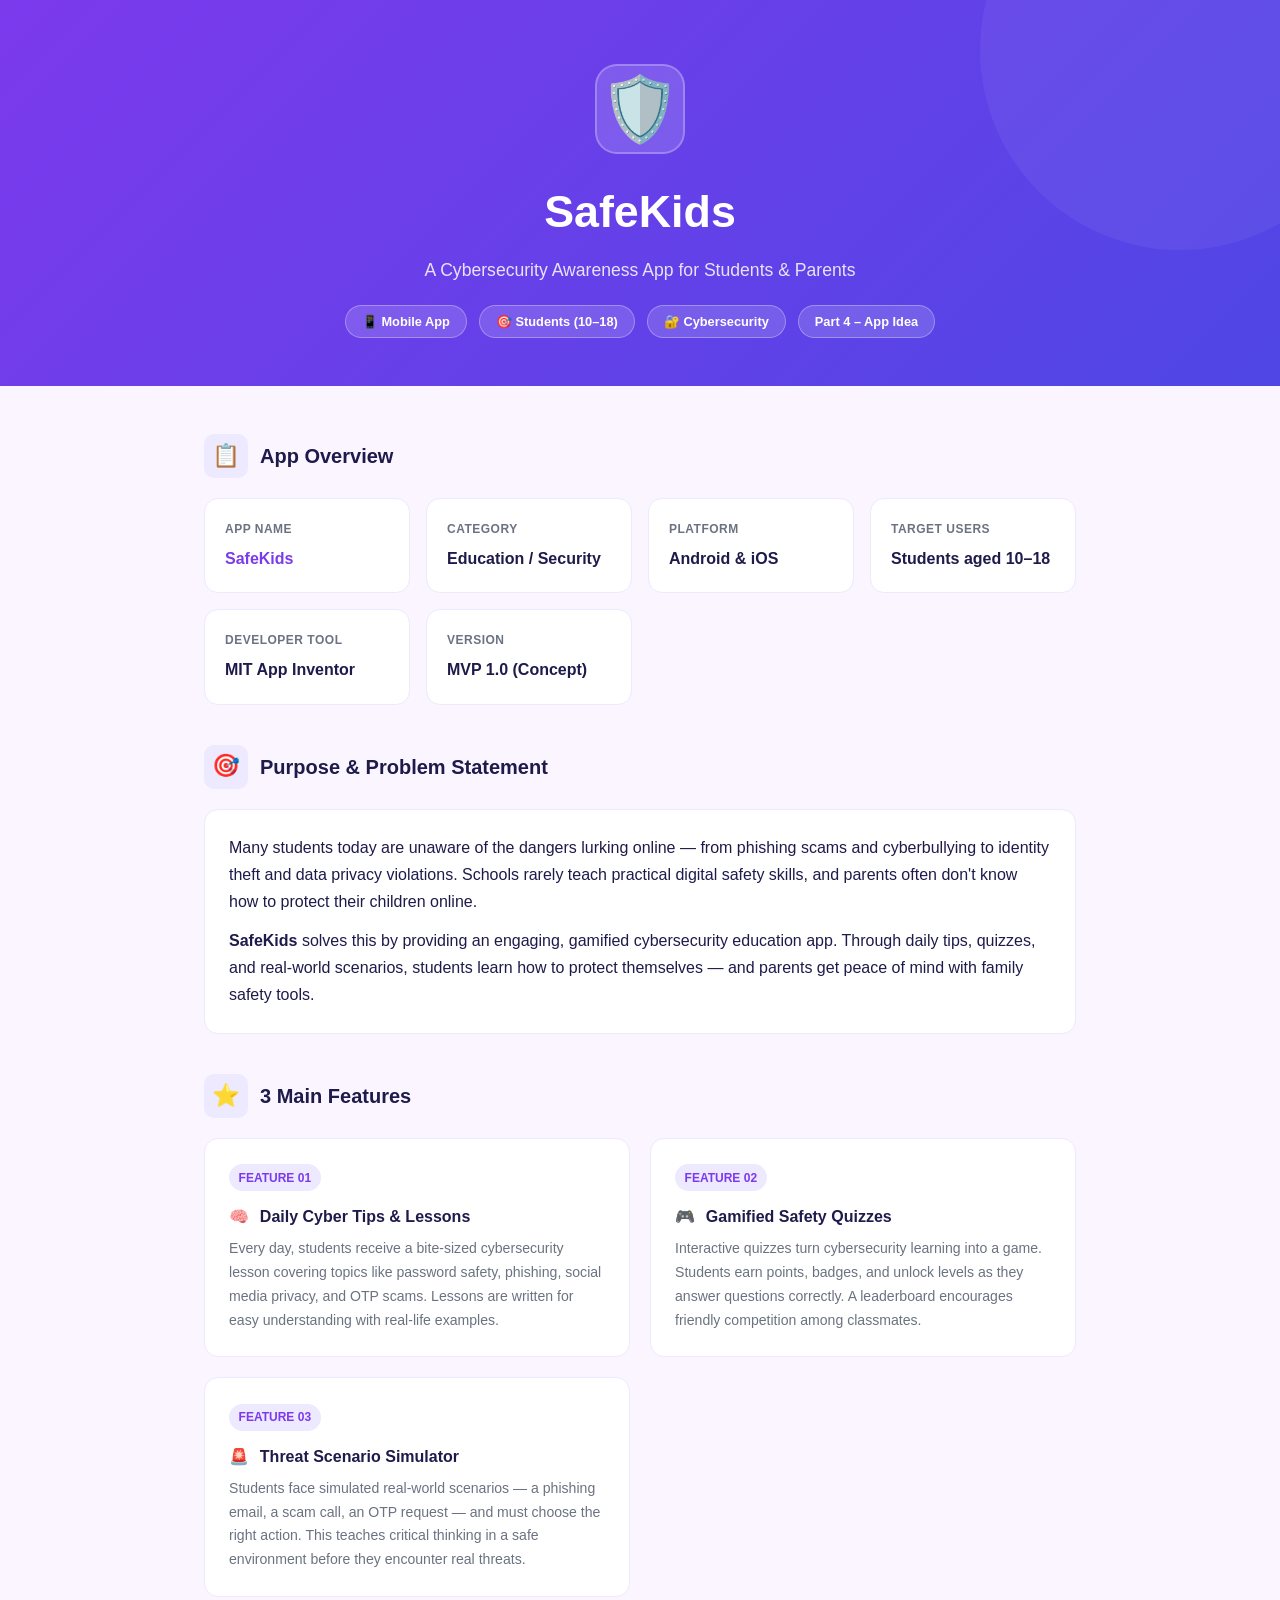
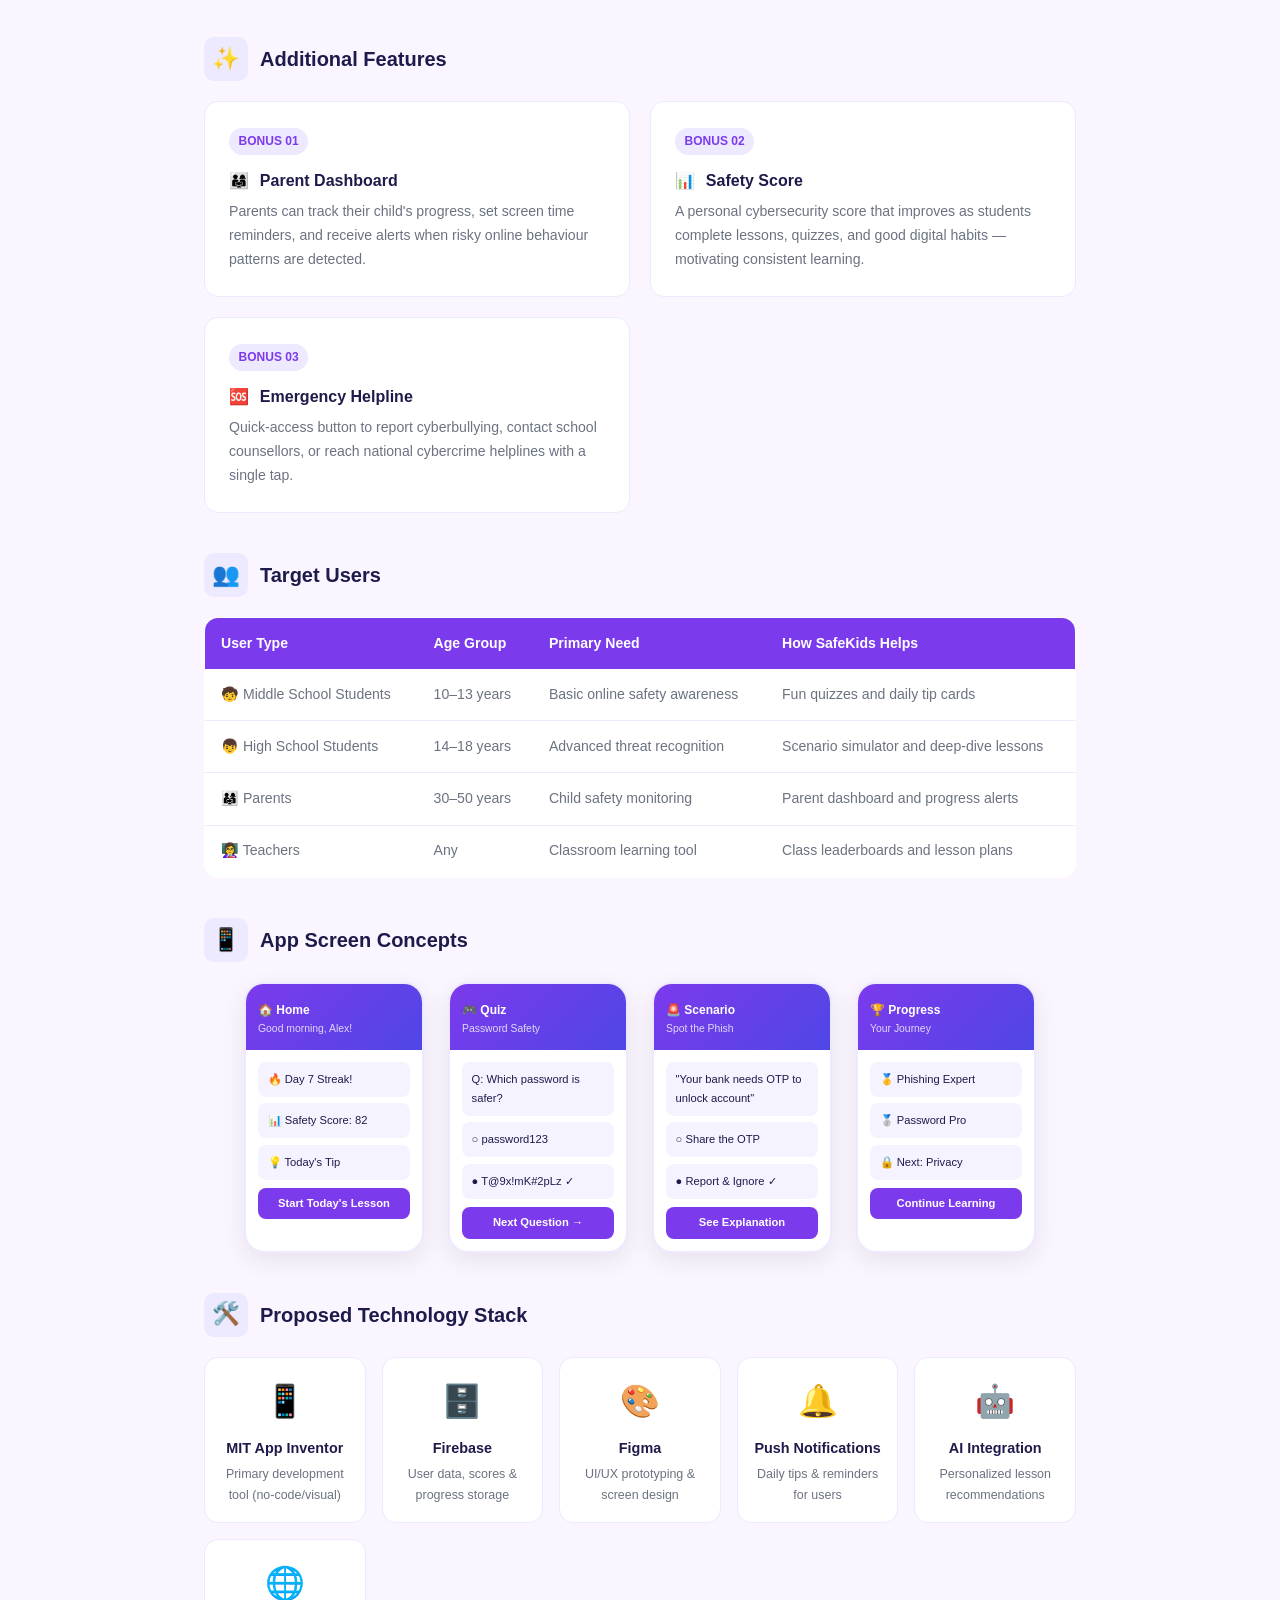
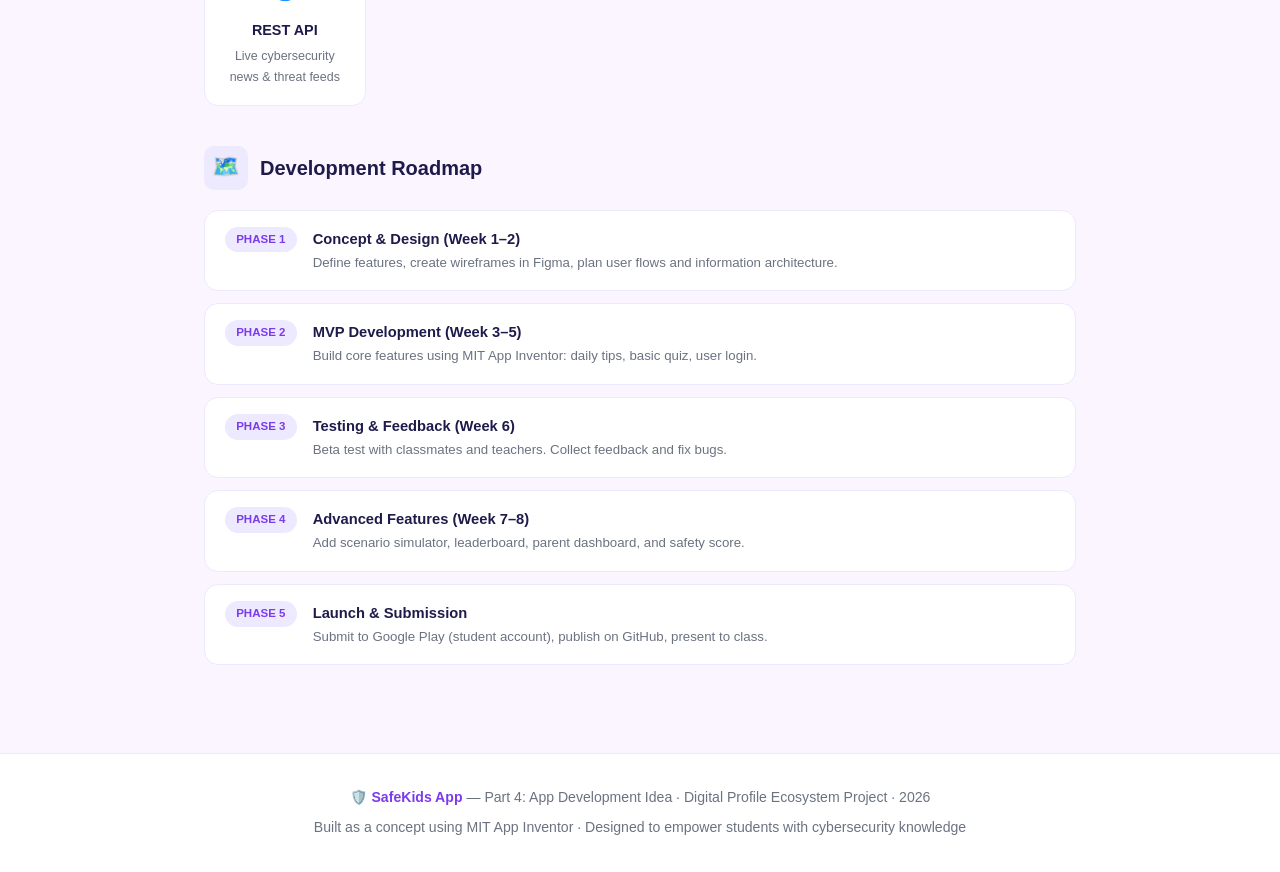
<file: website/app-idea.html>
<!DOCTYPE html>
<html lang="en">
<head>
  <meta charset="UTF-8"/>
  <meta name="viewport" content="width=device-width, initial-scale=1.0"/>
  <title>SafeKids – App Idea Document</title>
  <!-- <link href="https://fonts.googleapis.com/css2?family=Poppins:wght@300;400;600;700;800&display=swap" rel="stylesheet"/> -->
  <style>
    :root {
      --primary:  #7c3aed;
      --primary2: #a78bfa;
      --accent:   #f59e0b;
      --green:    #22c55e;
      --red:      #ef4444;
      --bg:       #faf5ff;
      --surface:  #ffffff;
      --border:   #ede9fe;
      --text:     #1e1b4b;
      --muted:    #6b7280;
      --radius:   14px;
    }
    * { margin:0; padding:0; box-sizing:border-box; }
    body {
      font-family: 'Poppins', sans-serif;
      background: var(--bg);
      color: var(--text);
      line-height: 1.7;
    }

    /* HEADER */
    header {
      background: linear-gradient(135deg, #7c3aed 0%, #4f46e5 100%);
      color: white;
      padding: 4rem 5% 3rem;
      text-align: center;
      position: relative;
      overflow: hidden;
    }
    header::before {
      content: '';
      position: absolute;
      width: 400px; height: 400px;
      background: rgba(255,255,255,0.05);
      border-radius: 50%;
      top: -150px; right: -100px;
    }
    .app-icon-wrap {
      font-size: 4rem;
      background: rgba(255,255,255,0.15);
      width: 90px; height: 90px;
      border-radius: 22px;
      display: flex; align-items: center; justify-content: center;
      margin: 0 auto 1.2rem;
      border: 2px solid rgba(255,255,255,0.25);
    }
    header h1 { font-size: clamp(2rem, 5vw, 2.8rem); font-weight: 800; margin-bottom: 0.4rem; }
    header .subtitle { font-size: 1.1rem; opacity: 0.85; margin-bottom: 1.2rem; }
    .badges { display: flex; gap: 0.75rem; justify-content: center; flex-wrap: wrap; }
    .badge {
      background: rgba(255,255,255,0.15);
      border: 1px solid rgba(255,255,255,0.3);
      border-radius: 50px;
      padding: 0.3rem 1rem;
      font-size: 0.8rem;
      font-weight: 600;
    }

    /* MAIN */
    main { padding: 3rem 5%; max-width: 1000px; margin: 0 auto; }

    /* SECTION */
    .section { margin-bottom: 2.5rem; }
    .section-header {
      display: flex;
      align-items: center;
      gap: 0.75rem;
      margin-bottom: 1.25rem;
    }
    .section-header .icon {
      font-size: 1.4rem;
      background: #ede9fe;
      width: 44px; height: 44px;
      display: flex; align-items: center; justify-content: center;
      border-radius: 10px;
      flex-shrink: 0;
    }
    .section-header h2 { font-size: 1.25rem; font-weight: 700; }

    /* OVERVIEW CARD */
    .overview-grid {
      display: grid;
      grid-template-columns: repeat(auto-fit, minmax(200px, 1fr));
      gap: 1rem;
    }
    .overview-item {
      background: var(--surface);
      border: 1px solid var(--border);
      border-radius: var(--radius);
      padding: 1.25rem;
    }
    .overview-item .label {
      font-size: 0.75rem;
      font-weight: 600;
      color: var(--muted);
      text-transform: uppercase;
      letter-spacing: 0.5px;
      margin-bottom: 0.35rem;
    }
    .overview-item .value { font-size: 1rem; font-weight: 600; color: var(--text); }
    .overview-item .value.purple { color: var(--primary); }

    /* FEATURES */
    .features-grid {
      display: grid;
      grid-template-columns: repeat(auto-fit, minmax(280px, 1fr));
      gap: 1.25rem;
    }
    .feature-card {
      background: var(--surface);
      border: 1px solid var(--border);
      border-radius: var(--radius);
      padding: 1.5rem;
      transition: all 0.3s;
    }
    .feature-card:hover {
      transform: translateY(-4px);
      box-shadow: 0 8px 24px rgba(124,58,237,0.12);
      border-color: var(--primary2);
    }
    .feature-num {
      font-size: 0.75rem;
      font-weight: 700;
      color: var(--primary);
      background: #ede9fe;
      padding: 0.2rem 0.6rem;
      border-radius: 50px;
      display: inline-block;
      margin-bottom: 0.75rem;
    }
    .feature-card h3 { font-size: 1rem; font-weight: 700; margin-bottom: 0.4rem; }
    .feature-card h3 span { margin-right: 0.4rem; }
    .feature-card p { font-size: 0.88rem; color: var(--muted); }

    /* USER STORIES */
    .user-table {
      width: 100%;
      border-collapse: collapse;
      background: var(--surface);
      border-radius: var(--radius);
      overflow: hidden;
      border: 1px solid var(--border);
    }
    .user-table th {
      background: var(--primary);
      color: white;
      padding: 0.85rem 1rem;
      text-align: left;
      font-size: 0.88rem;
      font-weight: 600;
    }
    .user-table td {
      padding: 0.85rem 1rem;
      font-size: 0.88rem;
      border-bottom: 1px solid var(--border);
      color: var(--muted);
    }
    .user-table tr:last-child td { border-bottom: none; }
    .user-table tr:hover td { background: #faf5ff; color: var(--text); }

    /* TECH STACK */
    .stack-grid {
      display: grid;
      grid-template-columns: repeat(auto-fit, minmax(160px, 1fr));
      gap: 1rem;
    }
    .stack-card {
      background: var(--surface);
      border: 1px solid var(--border);
      border-radius: var(--radius);
      padding: 1rem;
      text-align: center;
    }
    .stack-card .s-icon { font-size: 2rem; margin-bottom: 0.5rem; }
    .stack-card h4 { font-size: 0.9rem; font-weight: 600; margin-bottom: 0.2rem; }
    .stack-card p { font-size: 0.78rem; color: var(--muted); }

    /* SCREENS MOCKUP */
    .screens-row {
      display: flex;
      gap: 1.5rem;
      flex-wrap: wrap;
      justify-content: center;
    }
    .screen-mock {
      background: var(--surface);
      border: 2px solid var(--border);
      border-radius: 20px;
      width: 180px;
      overflow: hidden;
      box-shadow: 0 8px 24px rgba(0,0,0,0.08);
    }
    .screen-top {
      background: linear-gradient(135deg, #7c3aed, #4f46e5);
      padding: 1rem 0.75rem 0.75rem;
      color: white;
    }
    .screen-top .s-title { font-size: 0.75rem; font-weight: 700; }
    .screen-top .s-sub   { font-size: 0.65rem; opacity: 0.8; }
    .screen-body { padding: 0.75rem; }
    .screen-item {
      background: #f5f3ff;
      border-radius: 8px;
      padding: 0.5rem 0.6rem;
      font-size: 0.7rem;
      color: var(--text);
      margin-bottom: 0.4rem;
      font-weight: 500;
    }
    .screen-btn {
      background: var(--primary);
      color: white;
      border-radius: 8px;
      padding: 0.4rem 0.6rem;
      font-size: 0.7rem;
      font-weight: 600;
      text-align: center;
      margin-top: 0.5rem;
    }

    /* ROADMAP */
    .roadmap { display: flex; flex-direction: column; gap: 0.75rem; }
    .road-item {
      display: flex;
      align-items: flex-start;
      gap: 1rem;
      background: var(--surface);
      border: 1px solid var(--border);
      border-radius: var(--radius);
      padding: 1rem 1.25rem;
    }
    .road-phase {
      background: #ede9fe;
      color: var(--primary);
      font-size: 0.72rem;
      font-weight: 700;
      padding: 0.2rem 0.7rem;
      border-radius: 50px;
      white-space: nowrap;
    }
    .road-item h4 { font-size: 0.92rem; font-weight: 600; }
    .road-item p  { font-size: 0.83rem; color: var(--muted); }

    /* FOOTER */
    footer {
      text-align: center;
      padding: 2rem 5%;
      background: var(--surface);
      border-top: 1px solid var(--border);
      color: var(--muted);
      font-size: 0.88rem;
    }
    footer strong { color: var(--primary); }
  </style>
</head>
<body>

<header>
  <div class="app-icon-wrap">🛡️</div>
  <h1>SafeKids</h1>
  <p class="subtitle">A Cybersecurity Awareness App for Students & Parents</p>
  <div class="badges">
    <span class="badge">📱 Mobile App</span>
    <span class="badge">🎯 Students (10–18)</span>
    <span class="badge">🔐 Cybersecurity</span>
    <span class="badge">Part 4 – App Idea</span>
  </div>
</header>

<main>

  <!-- OVERVIEW -->
  <div class="section">
    <div class="section-header">
      <div class="icon">📋</div>
      <h2>App Overview</h2>
    </div>
    <div class="overview-grid">
      <div class="overview-item">
        <div class="label">App Name</div>
        <div class="value purple">SafeKids</div>
      </div>
      <div class="overview-item">
        <div class="label">Category</div>
        <div class="value">Education / Security</div>
      </div>
      <div class="overview-item">
        <div class="label">Platform</div>
        <div class="value">Android & iOS</div>
      </div>
      <div class="overview-item">
        <div class="label">Target Users</div>
        <div class="value">Students aged 10–18</div>
      </div>
      <div class="overview-item">
        <div class="label">Developer Tool</div>
        <div class="value">MIT App Inventor</div>
      </div>
      <div class="overview-item">
        <div class="label">Version</div>
        <div class="value">MVP 1.0 (Concept)</div>
      </div>
    </div>
  </div>

  <!-- PURPOSE -->
  <div class="section">
    <div class="section-header">
      <div class="icon">🎯</div>
      <h2>Purpose & Problem Statement</h2>
    </div>
    <div style="background:var(--surface);border:1px solid var(--border);border-radius:var(--radius);padding:1.5rem;">
      <p style="margin-bottom:0.75rem;">
        Many students today are unaware of the dangers lurking online — from phishing scams and cyberbullying to identity theft and data privacy violations.
        Schools rarely teach practical digital safety skills, and parents often don't know how to protect their children online.
      </p>
      <p>
        <strong>SafeKids</strong> solves this by providing an engaging, gamified cybersecurity education app. Through daily tips, quizzes, and real-world scenarios, students learn how to protect themselves — and parents get peace of mind with family safety tools.
      </p>
    </div>
  </div>

  <!-- 3 MAIN FEATURES -->
  <div class="section">
    <div class="section-header">
      <div class="icon">⭐</div>
      <h2>3 Main Features</h2>
    </div>
    <div class="features-grid">
      <div class="feature-card">
        <div class="feature-num">FEATURE 01</div>
        <h3><span>🧠</span> Daily Cyber Tips & Lessons</h3>
        <p>
          Every day, students receive a bite-sized cybersecurity lesson covering topics like
          password safety, phishing, social media privacy, and OTP scams. Lessons are written
          for easy understanding with real-life examples.
        </p>
      </div>
      <div class="feature-card">
        <div class="feature-num">FEATURE 02</div>
        <h3><span>🎮</span> Gamified Safety Quizzes</h3>
        <p>
          Interactive quizzes turn cybersecurity learning into a game. Students earn points,
          badges, and unlock levels as they answer questions correctly. A leaderboard
          encourages friendly competition among classmates.
        </p>
      </div>
      <div class="feature-card">
        <div class="feature-num">FEATURE 03</div>
        <h3><span>🚨</span> Threat Scenario Simulator</h3>
        <p>
          Students face simulated real-world scenarios — a phishing email, a scam call, an OTP
          request — and must choose the right action. This teaches critical thinking in a safe
          environment before they encounter real threats.
        </p>
      </div>
    </div>
  </div>

  <!-- ADDITIONAL FEATURES -->
  <div class="section">
    <div class="section-header">
      <div class="icon">✨</div>
      <h2>Additional Features</h2>
    </div>
    <div class="features-grid">
      <div class="feature-card">
        <div class="feature-num">BONUS 01</div>
        <h3><span>👨‍👩‍👧</span> Parent Dashboard</h3>
        <p>Parents can track their child's progress, set screen time reminders, and receive alerts when risky online behaviour patterns are detected.</p>
      </div>
      <div class="feature-card">
        <div class="feature-num">BONUS 02</div>
        <h3><span>📊</span> Safety Score</h3>
        <p>A personal cybersecurity score that improves as students complete lessons, quizzes, and good digital habits — motivating consistent learning.</p>
      </div>
      <div class="feature-card">
        <div class="feature-num">BONUS 03</div>
        <h3><span>🆘</span> Emergency Helpline</h3>
        <p>Quick-access button to report cyberbullying, contact school counsellors, or reach national cybercrime helplines with a single tap.</p>
      </div>
    </div>
  </div>

  <!-- TARGET USERS -->
  <div class="section">
    <div class="section-header">
      <div class="icon">👥</div>
      <h2>Target Users</h2>
    </div>
    <table class="user-table">
      <thead>
        <tr>
          <th>User Type</th>
          <th>Age Group</th>
          <th>Primary Need</th>
          <th>How SafeKids Helps</th>
        </tr>
      </thead>
      <tbody>
        <tr>
          <td>🧒 Middle School Students</td>
          <td>10–13 years</td>
          <td>Basic online safety awareness</td>
          <td>Fun quizzes and daily tip cards</td>
        </tr>
        <tr>
          <td>👦 High School Students</td>
          <td>14–18 years</td>
          <td>Advanced threat recognition</td>
          <td>Scenario simulator and deep-dive lessons</td>
        </tr>
        <tr>
          <td>👨‍👩‍👧 Parents</td>
          <td>30–50 years</td>
          <td>Child safety monitoring</td>
          <td>Parent dashboard and progress alerts</td>
        </tr>
        <tr>
          <td>👩‍🏫 Teachers</td>
          <td>Any</td>
          <td>Classroom learning tool</td>
          <td>Class leaderboards and lesson plans</td>
        </tr>
      </tbody>
    </table>
  </div>

  <!-- APP SCREENS MOCKUP -->
  <div class="section">
    <div class="section-header">
      <div class="icon">📱</div>
      <h2>App Screen Concepts</h2>
    </div>
    <div class="screens-row">
      <div class="screen-mock">
        <div class="screen-top">
          <div class="s-title">🏠 Home</div>
          <div class="s-sub">Good morning, Alex!</div>
        </div>
        <div class="screen-body">
          <div class="screen-item">🔥 Day 7 Streak!</div>
          <div class="screen-item">📊 Safety Score: 82</div>
          <div class="screen-item">💡 Today's Tip</div>
          <div class="screen-btn">Start Today's Lesson</div>
        </div>
      </div>
      <div class="screen-mock">
        <div class="screen-top">
          <div class="s-title">🎮 Quiz</div>
          <div class="s-sub">Password Safety</div>
        </div>
        <div class="screen-body">
          <div class="screen-item">Q: Which password is safer?</div>
          <div class="screen-item">○ password123</div>
          <div class="screen-item">● T@9x!mK#2pLz ✓</div>
          <div class="screen-btn">Next Question →</div>
        </div>
      </div>
      <div class="screen-mock">
        <div class="screen-top">
          <div class="s-title">🚨 Scenario</div>
          <div class="s-sub">Spot the Phish</div>
        </div>
        <div class="screen-body">
          <div class="screen-item">"Your bank needs OTP to unlock account"</div>
          <div class="screen-item">○ Share the OTP</div>
          <div class="screen-item">● Report & Ignore ✓</div>
          <div class="screen-btn">See Explanation</div>
        </div>
      </div>
      <div class="screen-mock">
        <div class="screen-top">
          <div class="s-title">🏆 Progress</div>
          <div class="s-sub">Your Journey</div>
        </div>
        <div class="screen-body">
          <div class="screen-item">🥇 Phishing Expert</div>
          <div class="screen-item">🥈 Password Pro</div>
          <div class="screen-item">🔒 Next: Privacy</div>
          <div class="screen-btn">Continue Learning</div>
        </div>
      </div>
    </div>
  </div>

  <!-- TECH STACK -->
  <div class="section">
    <div class="section-header">
      <div class="icon">🛠️</div>
      <h2>Proposed Technology Stack</h2>
    </div>
    <div class="stack-grid">
      <div class="stack-card">
        <div class="s-icon">📱</div>
        <h4>MIT App Inventor</h4>
        <p>Primary development tool (no-code/visual)</p>
      </div>
      <div class="stack-card">
        <div class="s-icon">🗄️</div>
        <h4>Firebase</h4>
        <p>User data, scores & progress storage</p>
      </div>
      <div class="stack-card">
        <div class="s-icon">🎨</div>
        <h4>Figma</h4>
        <p>UI/UX prototyping & screen design</p>
      </div>
      <div class="stack-card">
        <div class="s-icon">🔔</div>
        <h4>Push Notifications</h4>
        <p>Daily tips & reminders for users</p>
      </div>
      <div class="stack-card">
        <div class="s-icon">🤖</div>
        <h4>AI Integration</h4>
        <p>Personalized lesson recommendations</p>
      </div>
      <div class="stack-card">
        <div class="s-icon">🌐</div>
        <h4>REST API</h4>
        <p>Live cybersecurity news & threat feeds</p>
      </div>
    </div>
  </div>

  <!-- ROADMAP -->
  <div class="section">
    <div class="section-header">
      <div class="icon">🗺️</div>
      <h2>Development Roadmap</h2>
    </div>
    <div class="roadmap">
      <div class="road-item">
        <span class="road-phase">PHASE 1</span>
        <div>
          <h4>Concept & Design (Week 1–2)</h4>
          <p>Define features, create wireframes in Figma, plan user flows and information architecture.</p>
        </div>
      </div>
      <div class="road-item">
        <span class="road-phase">PHASE 2</span>
        <div>
          <h4>MVP Development (Week 3–5)</h4>
          <p>Build core features using MIT App Inventor: daily tips, basic quiz, user login.</p>
        </div>
      </div>
      <div class="road-item">
        <span class="road-phase">PHASE 3</span>
        <div>
          <h4>Testing & Feedback (Week 6)</h4>
          <p>Beta test with classmates and teachers. Collect feedback and fix bugs.</p>
        </div>
      </div>
      <div class="road-item">
        <span class="road-phase">PHASE 4</span>
        <div>
          <h4>Advanced Features (Week 7–8)</h4>
          <p>Add scenario simulator, leaderboard, parent dashboard, and safety score.</p>
        </div>
      </div>
      <div class="road-item">
        <span class="road-phase">PHASE 5</span>
        <div>
          <h4>Launch & Submission</h4>
          <p>Submit to Google Play (student account), publish on GitHub, present to class.</p>
        </div>
      </div>
    </div>
  </div>

</main>

<footer>
  <p>🛡️ <strong>SafeKids App</strong> — Part 4: App Development Idea · Digital Profile Ecosystem Project · 2026</p>
  <p style="margin-top:0.35rem">Built as a concept using MIT App Inventor · Designed to empower students with cybersecurity knowledge</p>
</footer>

</body>
</html>
</file>
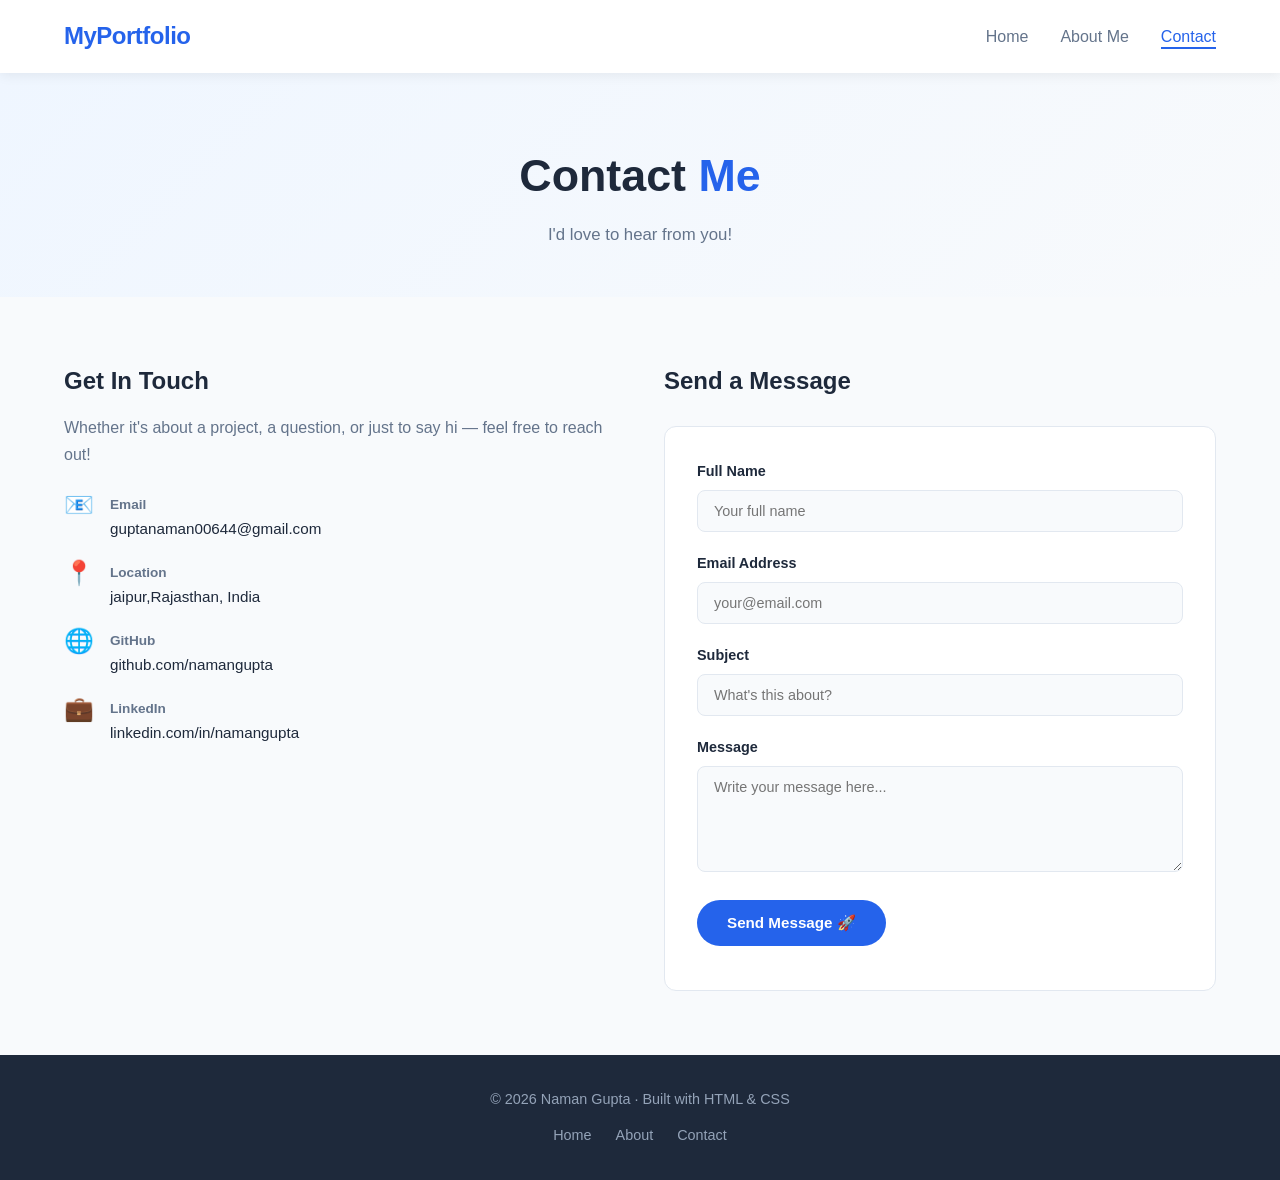
<file: website/contact.html>
<!DOCTYPE html>
<html lang="en">
<head>
  <meta charset="UTF-8" />
  <meta name="viewport" content="width=device-width, initial-scale=1.0"/>
  <title>Contact – MyPortfolio</title>
  <link rel="stylesheet" href="style.css" />
  <!-- <link href="https://fonts.googleapis.com/css2?family=Poppins:wght@300;400;600;700&display=swap" rel="stylesheet"/> -->
</head>
<body>

  <!-- NAVIGATION -->
  <nav class="navbar">
    <div class="logo">MyPortfolio</div>
    <ul class="nav-links">
      <li><a href="index.html">Home</a></li>
      <li><a href="about.html">About Me</a></li>
      <li><a href="contact.html" class="active">Contact</a></li>
    </ul>
  </nav>

  <!-- PAGE HERO -->
  <section class="page-hero">
    <h1>Contact <span class="highlight">Me</span></h1>
    <p>I'd love to hear from you!</p>
  </section>

  <!-- CONTACT SECTION -->
  <section class="contact-section">

    <!-- CONTACT INFO -->
    <div class="contact-info">
      <h2>Get In Touch</h2>
      <p>Whether it's about a project, a question, or just to say hi — feel free to reach out!</p>
      <div class="info-item">
        <span class="info-icon">📧</span>
        <div>
          <strong>Email</strong>
          <p>guptanaman00644@gmail.com</p>
        </div>
      </div>
      <div class="info-item">
        <span class="info-icon">📍</span>
        <div>
          <strong>Location</strong>
          <p>jaipur,Rajasthan, India</p>
        </div>
      </div>
      <div class="info-item">
        <span class="info-icon">🌐</span>
        <div>
          <strong>GitHub</strong>
          <p>github.com/namangupta</p>
        </div>
      </div>
      <div class="info-item">
        <span class="info-icon">💼</span>
        <div>
          <strong>LinkedIn</strong>
          <p>linkedin.com/in/namangupta</p>
        </div>
      </div>
    </div>

    <!-- CONTACT FORM -->
    <div class="contact-form-wrapper">
      <h2>Send a Message</h2>
      <div class="contact-form">
        <div class="form-group">
          <label for="name">Full Name</label>
          <input type="text" id="name" placeholder="Your full name" />
        </div>
        <div class="form-group">
          <label for="email">Email Address</label>
          <input type="email" id="email" placeholder="your@email.com" />
        </div>
        <div class="form-group">
          <label for="subject">Subject</label>
          <input type="text" id="subject" placeholder="What's this about?" />
        </div>
        <div class="form-group">
          <label for="message">Message</label>
          <textarea id="message" rows="5" placeholder="Write your message here..."></textarea>
        </div>
        <button class="btn btn-primary" onclick="sendMessage()">Send Message 🚀</button>
        <p id="form-msg" class="form-feedback"></p>
      </div>
    </div>

  </section>

  <!-- FOOTER -->
  <footer class="footer">
    <p>© 2026 Naman Gupta · Built with HTML &amp; CSS</p>
    <div class="footer-links">
      <a href="index.html">Home</a>
      <a href="about.html">About</a>
      <a href="contact.html">Contact</a>
    </div>
  </footer>

  <script>
    function sendMessage() {
      const name    = document.getElementById('name').value.trim();
      const email   = document.getElementById('email').value.trim();
      const message = document.getElementById('message').value.trim();
      const msg     = document.getElementById('form-msg');

      if (!name || !email || !message) {
        msg.style.color = '#e74c3c';
        msg.textContent = '⚠️ Please fill in all required fields.';
        return;
      }
      msg.style.color = '#27ae60';
      msg.textContent = `✅ Thanks, ${name}! Your message has been sent.`;
      // Clear fields
      ['name','email','subject','message'].forEach(id =>
        document.getElementById(id).value = ''
      );
    }
  </script>

</body>
</html>
</file>
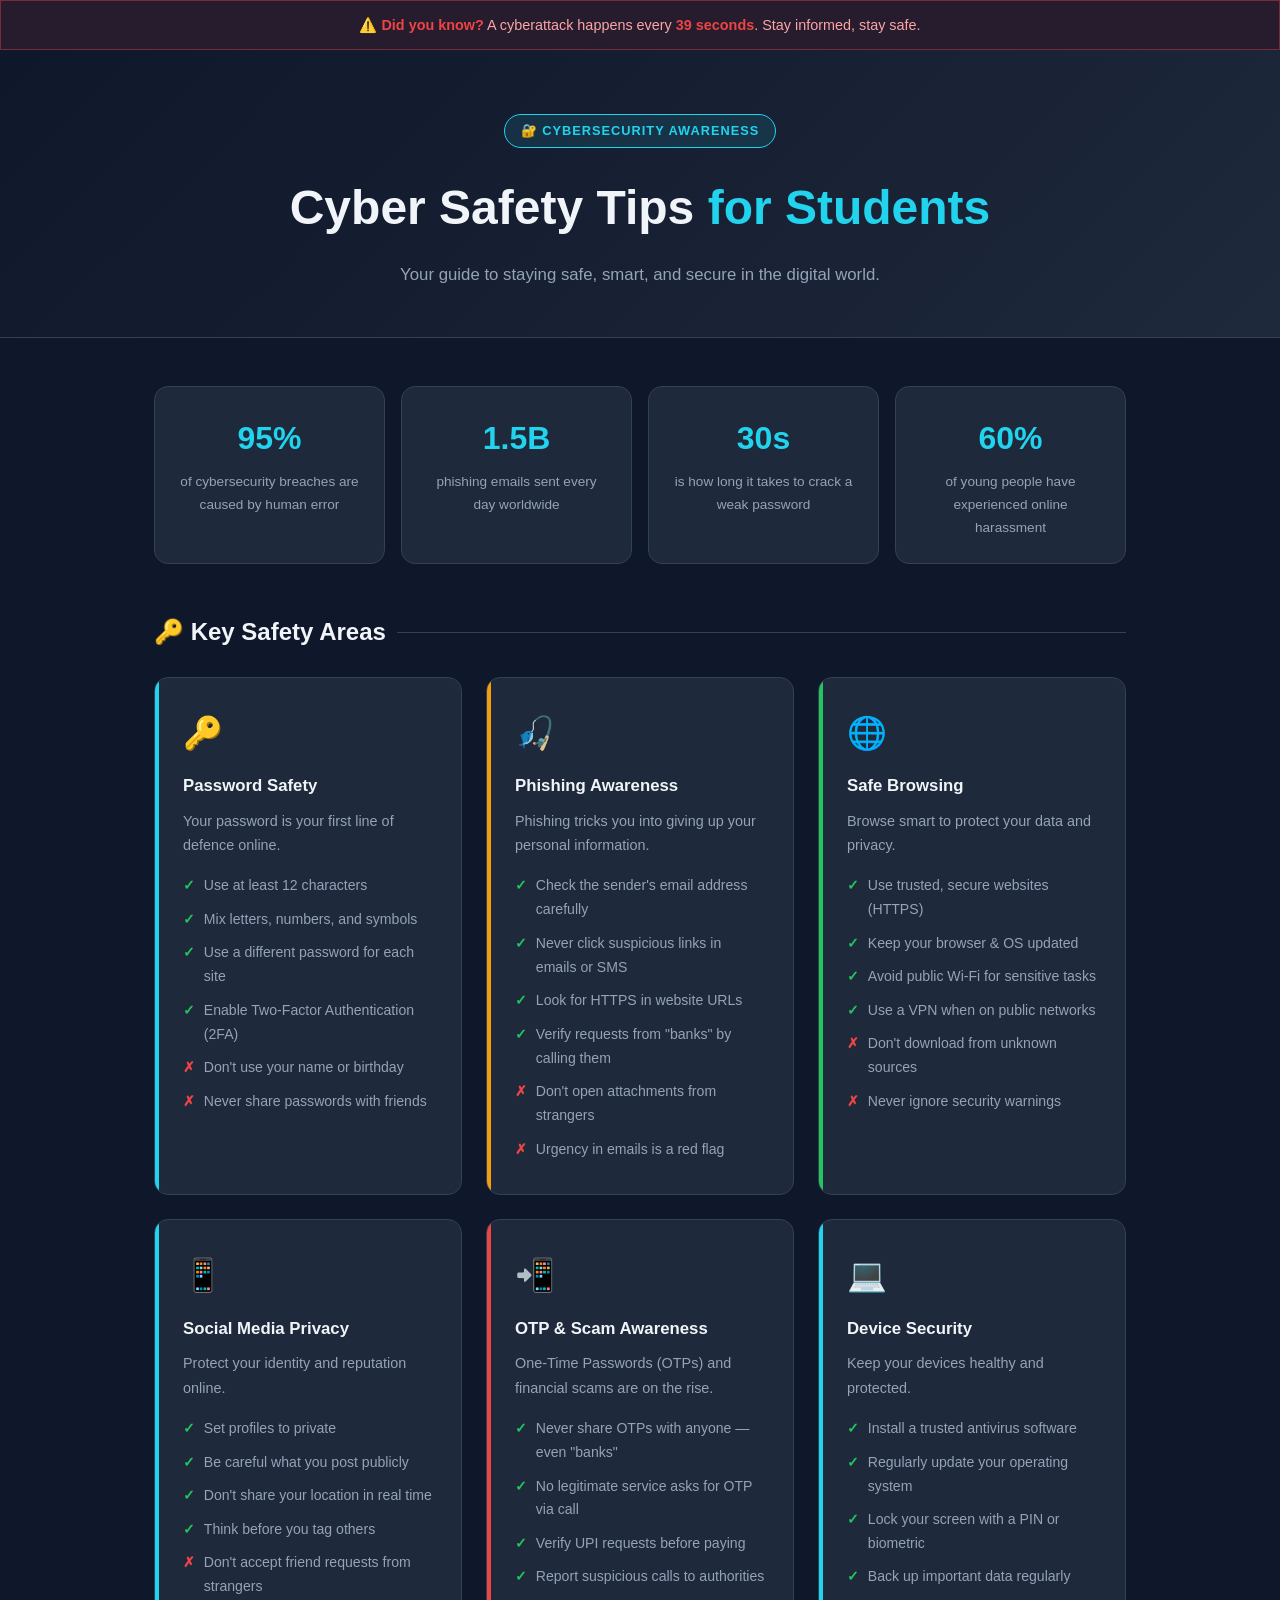
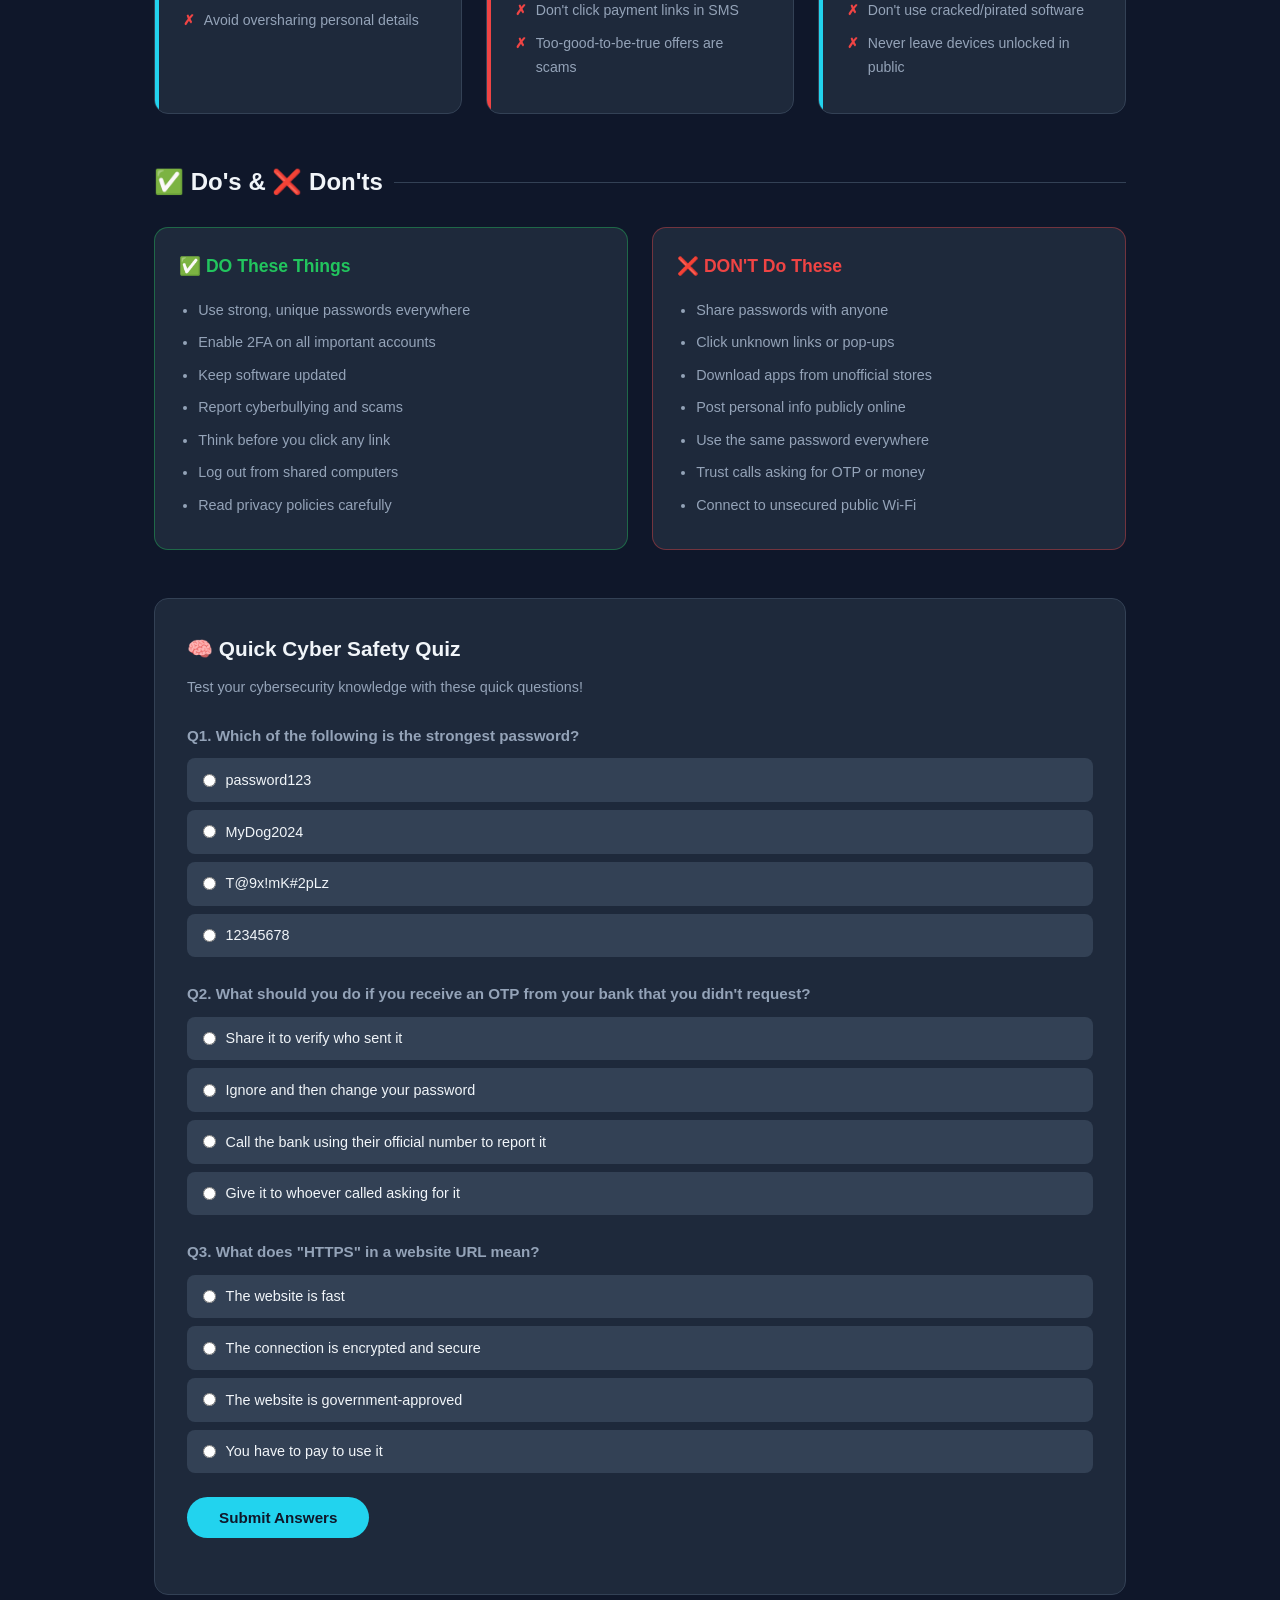
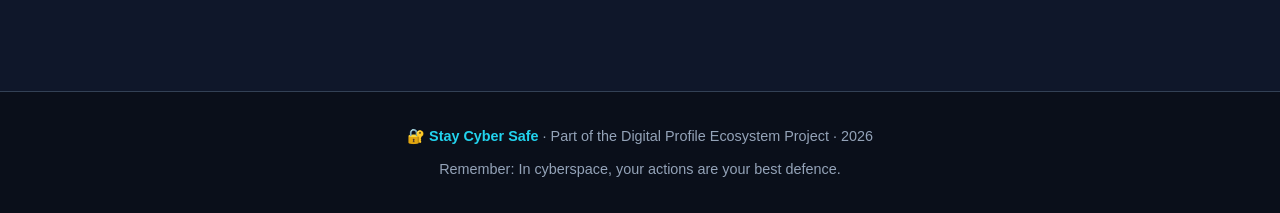
<file: website/cyber-safety.html>
<!DOCTYPE html>
<html lang="en">
<head>
  <meta charset="UTF-8"/>
  <meta name="viewport" content="width=device-width, initial-scale=1.0"/>
  <title>Cyber Safety Tips for Students</title>
  <!-- <link href="https://fonts.googleapis.com/css2?family=Poppins:wght@300;400;600;700&display=swap" rel="stylesheet"/> -->
  <style>
    :root {
      --primary: #0f172a;
      --accent:  #22d3ee;
      --accent2: #f59e0b;
      --danger:  #ef4444;
      --safe:    #22c55e;
      --surface: #1e293b;
      --surface2:#334155;
      --text:    #f1f5f9;
      --muted:   #94a3b8;
      --radius:  14px;
    }
    * { margin:0; padding:0; box-sizing:border-box; }
    body {
      font-family: 'Poppins', sans-serif;
      background: var(--primary);
      color: var(--text);
      line-height: 1.7;
    }

    /* HEADER */
    header {
      text-align: center;
      padding: 4rem 5% 3rem;
      background: linear-gradient(135deg, #0f172a 0%, #1e293b 100%);
      border-bottom: 1px solid #334155;
    }
    .header-badge {
      display: inline-block;
      background: rgba(34,211,238,0.1);
      border: 1px solid var(--accent);
      color: var(--accent);
      font-size: 0.8rem;
      font-weight: 600;
      padding: 0.3rem 1rem;
      border-radius: 50px;
      letter-spacing: 1px;
      margin-bottom: 1.2rem;
    }
    header h1 {
      font-size: clamp(2rem, 5vw, 3rem);
      font-weight: 700;
      margin-bottom: 0.75rem;
    }
    header h1 span { color: var(--accent); }
    header p { color: var(--muted); font-size: 1.05rem; max-width: 600px; margin: 0 auto; }

    /* ALERT BANNER */
    .alert-banner {
      background: rgba(239,68,68,0.1);
      border: 1px solid rgba(239,68,68,0.4);
      color: #fca5a5;
      text-align: center;
      padding: 0.75rem 5%;
      font-size: 0.9rem;
      font-weight: 500;
    }
    .alert-banner strong { color: var(--danger); }

    /* MAIN */
    main { padding: 3rem 5%; max-width: 1100px; margin: 0 auto; }

    /* SECTION TITLE */
    .sec-title {
      font-size: 1.5rem;
      font-weight: 700;
      margin-bottom: 1.5rem;
      display: flex;
      align-items: center;
      gap: 0.7rem;
    }
    .sec-title::after {
      content: '';
      flex: 1;
      height: 1px;
      background: var(--surface2);
    }

    /* TIPS GRID */
    .tips-grid {
      display: grid;
      grid-template-columns: repeat(auto-fit, minmax(300px, 1fr));
      gap: 1.5rem;
      margin-bottom: 3rem;
    }

    .tip-card {
      background: var(--surface);
      border: 1px solid #334155;
      border-radius: var(--radius);
      padding: 1.75rem;
      transition: all 0.3s ease;
      position: relative;
      overflow: hidden;
    }
    .tip-card::before {
      content: '';
      position: absolute;
      top: 0; left: 0;
      width: 4px; height: 100%;
      background: var(--accent);
    }
    .tip-card:hover {
      transform: translateY(-5px);
      border-color: var(--accent);
      box-shadow: 0 12px 32px rgba(34,211,238,0.1);
    }
    .tip-card.danger::before  { background: var(--danger); }
    .tip-card.warning::before { background: var(--accent2); }
    .tip-card.safe::before    { background: var(--safe); }

    .tip-icon { font-size: 2rem; margin-bottom: 0.75rem; }
    .tip-card h3 { font-size: 1.05rem; font-weight: 600; margin-bottom: 0.5rem; }
    .tip-card p  { font-size: 0.9rem; color: var(--muted); margin-bottom: 0.75rem; }

    .tip-list { list-style: none; }
    .tip-list li {
      font-size: 0.88rem;
      color: var(--muted);
      padding: 0.3rem 0 0.3rem 1.3rem;
      position: relative;
    }
    .tip-list li::before {
      content: '✓';
      position: absolute;
      left: 0;
      color: var(--safe);
      font-weight: 700;
    }
    .tip-list li.bad::before { content: '✗'; color: var(--danger); }

    /* QUIZ SECTION */
    .quiz-section {
      background: var(--surface);
      border: 1px solid #334155;
      border-radius: var(--radius);
      padding: 2rem;
      margin-bottom: 3rem;
    }
    .quiz-section h2 { font-size: 1.3rem; font-weight: 700; margin-bottom: 0.5rem; }
    .quiz-section p  { color: var(--muted); font-size: 0.9rem; margin-bottom: 1.5rem; }

    .quiz-q { margin-bottom: 1.5rem; }
    .quiz-q p { font-size: 0.95rem; font-weight: 600; margin-bottom: 0.6rem; }

    .quiz-options { display: flex; flex-direction: column; gap: 0.5rem; }
    .quiz-options label {
      display: flex;
      align-items: center;
      gap: 0.6rem;
      background: var(--surface2);
      padding: 0.6rem 1rem;
      border-radius: 8px;
      font-size: 0.9rem;
      cursor: pointer;
      transition: background 0.2s;
    }
    .quiz-options label:hover { background: #475569; }

    .quiz-btn {
      background: var(--accent);
      color: #0f172a;
      border: none;
      padding: 0.75rem 2rem;
      border-radius: 50px;
      font-family: 'Poppins', sans-serif;
      font-size: 0.95rem;
      font-weight: 700;
      cursor: pointer;
      transition: all 0.3s;
    }
    .quiz-btn:hover { opacity: 0.9; transform: translateY(-2px); }
    #quiz-result { margin-top: 1rem; font-size: 1rem; font-weight: 600; }

    /* STAT CARDS */
    .stats-grid {
      display: grid;
      grid-template-columns: repeat(auto-fit, minmax(200px, 1fr));
      gap: 1rem;
      margin-bottom: 3rem;
    }
    .stat-card {
      background: var(--surface);
      border: 1px solid #334155;
      border-radius: var(--radius);
      padding: 1.5rem;
      text-align: center;
    }
    .stat-num {
      font-size: 2rem;
      font-weight: 700;
      color: var(--accent);
      display: block;
    }
    .stat-card p { font-size: 0.85rem; color: var(--muted); margin-top: 0.25rem; }

    /* DO / DON'T */
    .dos-donts {
      display: grid;
      grid-template-columns: 1fr 1fr;
      gap: 1.5rem;
      margin-bottom: 3rem;
    }
    @media (max-width: 600px) { .dos-donts { grid-template-columns: 1fr; } }

    .do-card, .dont-card {
      background: var(--surface);
      border-radius: var(--radius);
      padding: 1.5rem;
    }
    .do-card { border: 1px solid rgba(34,197,94,0.4); }
    .dont-card { border: 1px solid rgba(239,68,68,0.4); }

    .do-card h3  { color: var(--safe);   font-size: 1.1rem; margin-bottom: 1rem; }
    .dont-card h3 { color: var(--danger); font-size: 1.1rem; margin-bottom: 1rem; }

    .do-card li  { color: var(--muted); font-size: 0.9rem; margin-bottom: 0.5rem; margin-left: 1.2rem; }
    .dont-card li { color: var(--muted); font-size: 0.9rem; margin-bottom: 0.5rem; margin-left: 1.2rem; }

    /* FOOTER */
    footer {
      background: #0a0f1a;
      text-align: center;
      padding: 2rem 5%;
      color: var(--muted);
      font-size: 0.9rem;
      border-top: 1px solid #334155;
    }
    footer strong { color: var(--accent); }
  </style>
</head>
<body>

  <div class="alert-banner">
    <strong>⚠️ Did you know?</strong> A cyberattack happens every <strong>39 seconds</strong>. Stay informed, stay safe.
  </div>

  <header>
    <div class="header-badge">🔐 CYBERSECURITY AWARENESS</div>
    <h1>Cyber Safety Tips <span>for Students</span></h1>
    <p>Your guide to staying safe, smart, and secure in the digital world.</p>
  </header>

  <main>

    <!-- STATS -->
    <div class="stats-grid">
      <div class="stat-card">
        <span class="stat-num">95%</span>
        <p>of cybersecurity breaches are caused by human error</p>
      </div>
      <div class="stat-card">
        <span class="stat-num">1.5B</span>
        <p>phishing emails sent every day worldwide</p>
      </div>
      <div class="stat-card">
        <span class="stat-num">30s</span>
        <p>is how long it takes to crack a weak password</p>
      </div>
      <div class="stat-card">
        <span class="stat-num">60%</span>
        <p>of young people have experienced online harassment</p>
      </div>
    </div>

    <!-- TIPS: PASSWORD SAFETY -->
    <h2 class="sec-title">🔑 Key Safety Areas</h2>
    <div class="tips-grid">

      <div class="tip-card">
        <div class="tip-icon">🔑</div>
        <h3>Password Safety</h3>
        <p>Your password is your first line of defence online.</p>
        <ul class="tip-list">
          <li>Use at least 12 characters</li>
          <li>Mix letters, numbers, and symbols</li>
          <li>Use a different password for each site</li>
          <li>Enable Two-Factor Authentication (2FA)</li>
          <li class="bad">Don't use your name or birthday</li>
          <li class="bad">Never share passwords with friends</li>
        </ul>
      </div>

      <div class="tip-card warning">
        <div class="tip-icon">🎣</div>
        <h3>Phishing Awareness</h3>
        <p>Phishing tricks you into giving up your personal information.</p>
        <ul class="tip-list">
          <li>Check the sender's email address carefully</li>
          <li>Never click suspicious links in emails or SMS</li>
          <li>Look for HTTPS in website URLs</li>
          <li>Verify requests from "banks" by calling them</li>
          <li class="bad">Don't open attachments from strangers</li>
          <li class="bad">Urgency in emails is a red flag</li>
        </ul>
      </div>

      <div class="tip-card safe">
        <div class="tip-icon">🌐</div>
        <h3>Safe Browsing</h3>
        <p>Browse smart to protect your data and privacy.</p>
        <ul class="tip-list">
          <li>Use trusted, secure websites (HTTPS)</li>
          <li>Keep your browser & OS updated</li>
          <li>Avoid public Wi-Fi for sensitive tasks</li>
          <li>Use a VPN when on public networks</li>
          <li class="bad">Don't download from unknown sources</li>
          <li class="bad">Never ignore security warnings</li>
        </ul>
      </div>

      <div class="tip-card">
        <div class="tip-icon">📱</div>
        <h3>Social Media Privacy</h3>
        <p>Protect your identity and reputation online.</p>
        <ul class="tip-list">
          <li>Set profiles to private</li>
          <li>Be careful what you post publicly</li>
          <li>Don't share your location in real time</li>
          <li>Think before you tag others</li>
          <li class="bad">Don't accept friend requests from strangers</li>
          <li class="bad">Avoid oversharing personal details</li>
        </ul>
      </div>

      <div class="tip-card danger">
        <div class="tip-icon">📲</div>
        <h3>OTP & Scam Awareness</h3>
        <p>One-Time Passwords (OTPs) and financial scams are on the rise.</p>
        <ul class="tip-list">
          <li>Never share OTPs with anyone — even "banks"</li>
          <li>No legitimate service asks for OTP via call</li>
          <li>Verify UPI requests before paying</li>
          <li>Report suspicious calls to authorities</li>
          <li class="bad">Don't click payment links in SMS</li>
          <li class="bad">Too-good-to-be-true offers are scams</li>
        </ul>
      </div>

      <div class="tip-card">
        <div class="tip-icon">💻</div>
        <h3>Device Security</h3>
        <p>Keep your devices healthy and protected.</p>
        <ul class="tip-list">
          <li>Install a trusted antivirus software</li>
          <li>Regularly update your operating system</li>
          <li>Lock your screen with a PIN or biometric</li>
          <li>Back up important data regularly</li>
          <li class="bad">Don't use cracked/pirated software</li>
          <li class="bad">Never leave devices unlocked in public</li>
        </ul>
      </div>

    </div>

    <!-- DO'S AND DON'TS -->
    <h2 class="sec-title">✅ Do's & ❌ Don'ts</h2>
    <div class="dos-donts">
      <div class="do-card">
        <h3>✅ DO These Things</h3>
        <ul>
          <li>Use strong, unique passwords everywhere</li>
          <li>Enable 2FA on all important accounts</li>
          <li>Keep software updated</li>
          <li>Report cyberbullying and scams</li>
          <li>Think before you click any link</li>
          <li>Log out from shared computers</li>
          <li>Read privacy policies carefully</li>
        </ul>
      </div>
      <div class="dont-card">
        <h3>❌ DON'T Do These</h3>
        <ul>
          <li>Share passwords with anyone</li>
          <li>Click unknown links or pop-ups</li>
          <li>Download apps from unofficial stores</li>
          <li>Post personal info publicly online</li>
          <li>Use the same password everywhere</li>
          <li>Trust calls asking for OTP or money</li>
          <li>Connect to unsecured public Wi-Fi</li>
        </ul>
      </div>
    </div>

    <!-- MINI QUIZ -->
    <div class="quiz-section">
      <h2>🧠 Quick Cyber Safety Quiz</h2>
      <p>Test your cybersecurity knowledge with these quick questions!</p>

      <div class="quiz-q" id="q1">
        <p>Q1. Which of the following is the strongest password?</p>
        <div class="quiz-options">
          <label><input type="radio" name="q1" value="a"/> password123</label>
          <label><input type="radio" name="q1" value="b"/> MyDog2024</label>
          <label><input type="radio" name="q1" value="c"/> T@9x!mK#2pLz</label>
          <label><input type="radio" name="q1" value="d"/> 12345678</label>
        </div>
      </div>

      <div class="quiz-q" id="q2">
        <p>Q2. What should you do if you receive an OTP from your bank that you didn't request?</p>
        <div class="quiz-options">
          <label><input type="radio" name="q2" value="a"/> Share it to verify who sent it</label>
          <label><input type="radio" name="q2" value="b"/> Ignore and then change your password</label>
          <label><input type="radio" name="q2" value="c"/> Call the bank using their official number to report it</label>
          <label><input type="radio" name="q2" value="d"/> Give it to whoever called asking for it</label>
        </div>
      </div>

      <div class="quiz-q" id="q3">
        <p>Q3. What does "HTTPS" in a website URL mean?</p>
        <div class="quiz-options">
          <label><input type="radio" name="q3" value="a"/> The website is fast</label>
          <label><input type="radio" name="q3" value="b"/> The connection is encrypted and secure</label>
          <label><input type="radio" name="q3" value="c"/> The website is government-approved</label>
          <label><input type="radio" name="q3" value="d"/> You have to pay to use it</label>
        </div>
      </div>

      <button class="quiz-btn" onclick="checkQuiz()">Submit Answers</button>
      <p id="quiz-result"></p>
    </div>

  </main>

  <footer>
    <p>🔐 <strong>Stay Cyber Safe</strong> · Part of the Digital Profile Ecosystem Project · 2026</p>
    <p style="margin-top:0.5rem">Remember: In cyberspace, your actions are your best defence.</p>
  </footer>

  <script>
    function checkQuiz() {
      const answers = { q1: 'c', q2: 'c', q3: 'b' };
      let score = 0;
      for (const [q, correct] of Object.entries(answers)) {
        const selected = document.querySelector(`input[name="${q}"]:checked`);
        if (selected && selected.value === correct) score++;
      }
      const result = document.getElementById('quiz-result');
      const msgs = [
        '😅 0/3 — Keep learning! Read the tips above carefully.',
        '🙂 1/3 — Good start! Review the sections you missed.',
        '😊 2/3 — Nice! Youre almost a cyber safety pro!',
        '🎉 3/3 — Perfect score! You are a Cyber Safety Champion!'
      ];
      result.textContent = msgs[score];
      result.style.color = score === 3 ? '#22c55e' : score >= 2 ? '#f59e0b' : '#ef4444';
    }
  </script>

</body>
</html>
</file>
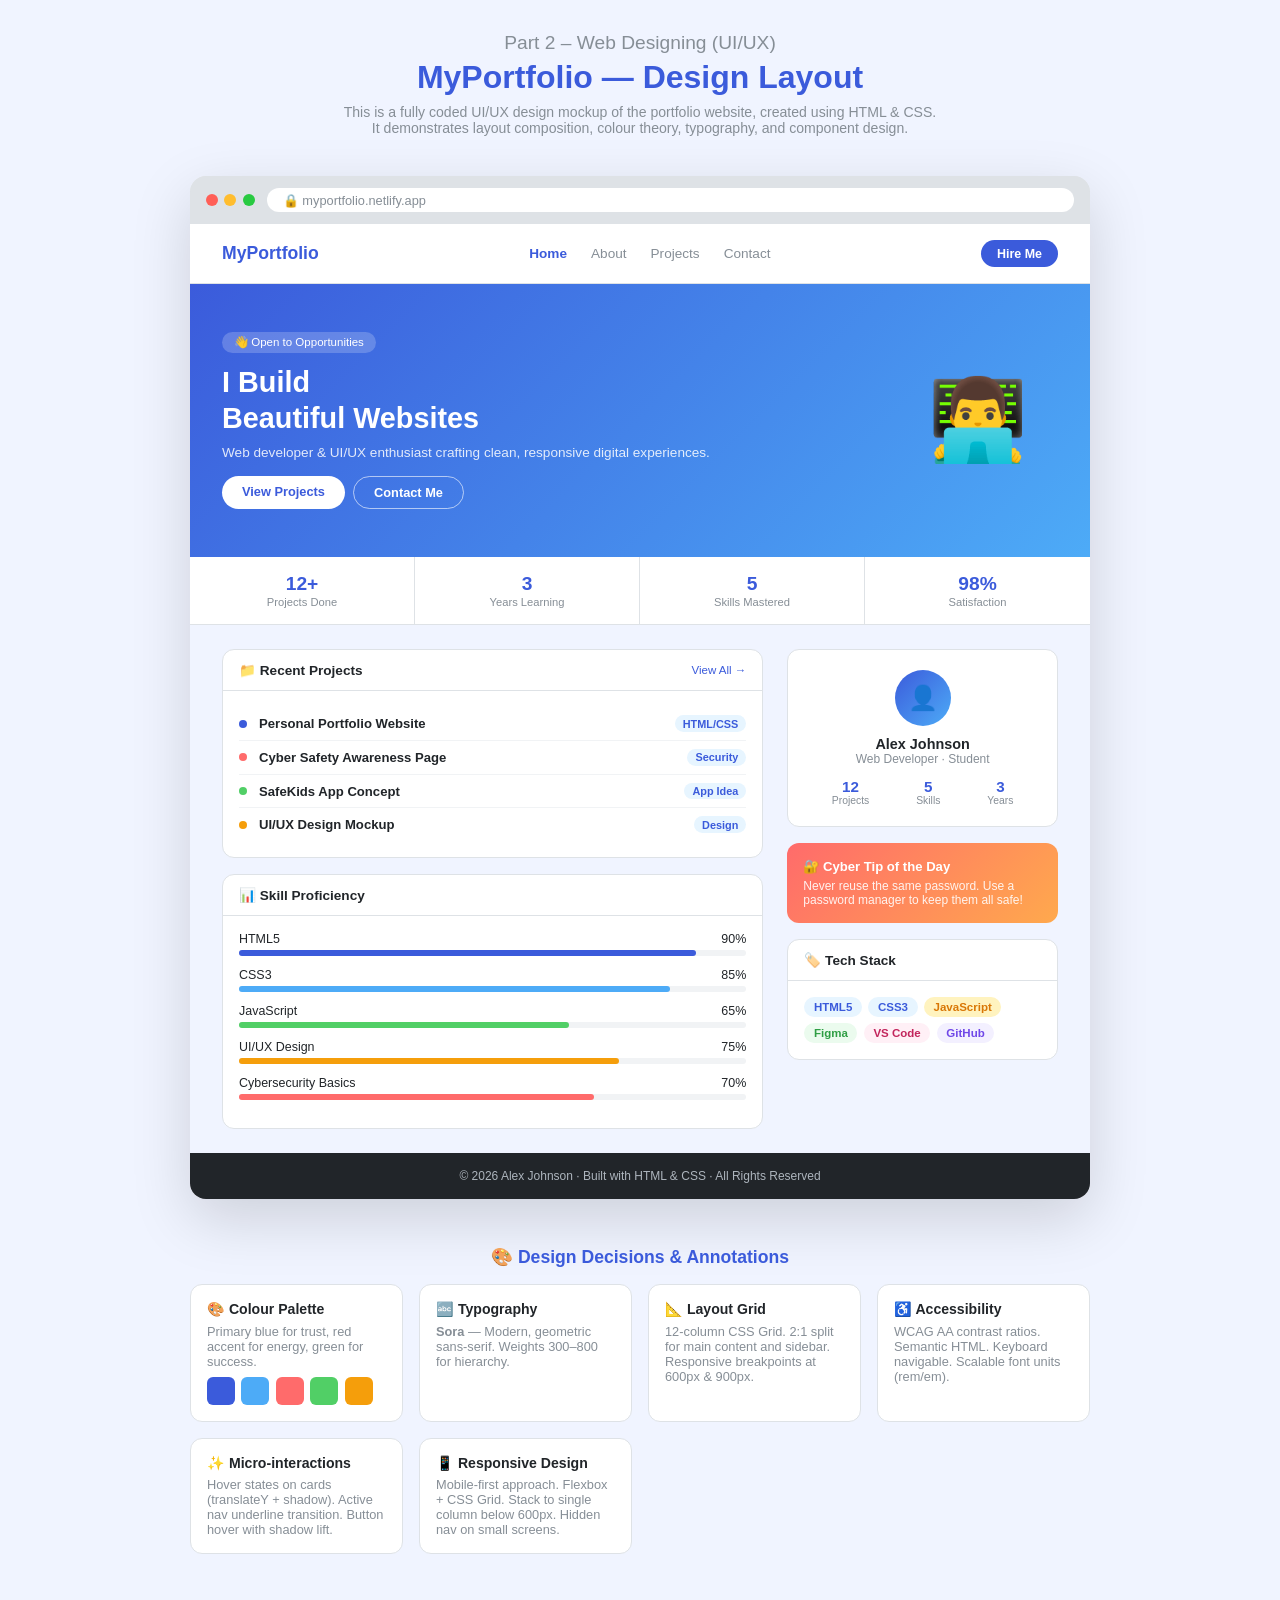
<file: website/design-layout.html>
<!DOCTYPE html>
<html lang="en">
<head>
  <meta charset="UTF-8"/>
  <meta name="viewport" content="width=device-width, initial-scale=1.0"/>
  <title> – Web Design Layout (UI/UX)</title>
  <!-- <link href="https://fonts.googleapis.com/css2?family=Sora:wght@300;400;600;700;800&display=swap" rel="stylesheet"/> -->
  <style>
    :root {
      --bg:       #f0f4ff;
      --primary:  #3b5bdb;
      --accent:   #ff6b6b;
      --accent2:  #51cf66;
      --surface:  #ffffff;
      --border:   #dee2e6;
      --text:     #212529;
      --muted:    #868e96;
      --radius:   12px;
      --shadow:   0 4px 20px rgba(0,0,0,0.08);
    }
    * { margin:0; padding:0; box-sizing:border-box; }
    body {
      font-family: 'Sora', sans-serif;
      background: var(--bg);
      color: var(--text);
      padding: 2rem;
    }

    h1.page-title {
      text-align: center;
      font-size: 1.2rem;
      color: var(--muted);
      font-weight: 400;
      margin-bottom: 0.3rem;
    }
    h2.page-sub {
      text-align: center;
      font-size: 2rem;
      font-weight: 800;
      margin-bottom: 0.5rem;
      color: var(--primary);
    }
    .part-note {
      text-align: center;
      font-size: 0.88rem;
      color: var(--muted);
      margin-bottom: 2.5rem;
    }

    /* ---- BROWSER FRAME ---- */
    .browser-frame {
      background: #e9ecef;
      border-radius: 16px;
      box-shadow: 0 20px 60px rgba(0,0,0,0.15);
      overflow: hidden;
      max-width: 900px;
      margin: 0 auto 3rem;
    }
    .browser-bar {
      background: #dee2e6;
      padding: 0.75rem 1rem;
      display: flex;
      align-items: center;
      gap: 0.75rem;
    }
    .browser-dots { display: flex; gap: 0.4rem; }
    .dot {
      width: 12px; height: 12px;
      border-radius: 50%;
    }
    .dot.red    { background: #ff5f57; }
    .dot.yellow { background: #ffbd2e; }
    .dot.green  { background: #28ca41; }
    .url-bar {
      flex: 1;
      background: white;
      border-radius: 20px;
      padding: 0.3rem 1rem;
      font-size: 0.8rem;
      color: var(--muted);
    }

    /* ---- WEBSITE MOCKUP ---- */
    .site-nav {
      background: white;
      display: flex;
      align-items: center;
      justify-content: space-between;
      padding: 1rem 2rem;
      border-bottom: 1px solid var(--border);
    }
    .site-logo { font-weight: 800; font-size: 1.1rem; color: var(--primary); }
    .site-nav-links { display: flex; gap: 1.5rem; }
    .site-nav-links span {
      font-size: 0.85rem;
      color: var(--muted);
      cursor: default;
    }
    .site-nav-links span.active { color: var(--primary); font-weight: 600; }
    .nav-cta {
      background: var(--primary);
      color: white;
      font-size: 0.78rem;
      font-weight: 600;
      padding: 0.4rem 1rem;
      border-radius: 50px;
    }

    .site-hero {
      background: linear-gradient(135deg, #3b5bdb 0%, #4dabf7 100%);
      color: white;
      padding: 3rem 2rem;
      display: flex;
      align-items: center;
      justify-content: space-between;
      gap: 1rem;
      flex-wrap: wrap;
    }
    .hero-left { flex: 1; min-width: 220px; }
    .hero-badge {
      display: inline-block;
      background: rgba(255,255,255,0.2);
      border-radius: 50px;
      font-size: 0.72rem;
      padding: 0.2rem 0.75rem;
      margin-bottom: 0.75rem;
    }
    .hero-left h1 { font-size: 1.8rem; font-weight: 800; line-height: 1.25; margin-bottom: 0.5rem; }
    .hero-left p  { font-size: 0.85rem; opacity: 0.85; margin-bottom: 1rem; }
    .hero-btns { display: flex; gap: 0.5rem; flex-wrap: wrap; }
    .hbtn {
      padding: 0.5rem 1.25rem;
      border-radius: 50px;
      font-size: 0.8rem;
      font-weight: 600;
      cursor: default;
    }
    .hbtn.filled { background: white; color: var(--primary); }
    .hbtn.ghost  { border: 1.5px solid rgba(255,255,255,0.6); color: white; }

    .hero-right {
      flex: 0 0 160px;
      text-align: center;
      font-size: 5rem;
    }

    /* STATS ROW */
    .stats-row {
      display: grid;
      grid-template-columns: repeat(4, 1fr);
      background: white;
      border-bottom: 1px solid var(--border);
    }
    .stat-box {
      padding: 1rem;
      text-align: center;
      border-right: 1px solid var(--border);
    }
    .stat-box:last-child { border-right: none; }
    .stat-num { font-size: 1.2rem; font-weight: 800; color: var(--primary); }
    .stat-lbl { font-size: 0.7rem; color: var(--muted); margin-top: 0.1rem; }

    /* CONTENT GRID */
    .content-grid {
      display: grid;
      grid-template-columns: 2fr 1fr;
      gap: 1.5rem;
      padding: 1.5rem 2rem;
      background: var(--bg);
    }

    .card {
      background: white;
      border: 1px solid var(--border);
      border-radius: var(--radius);
      overflow: hidden;
    }
    .card-head {
      padding: 0.75rem 1rem;
      border-bottom: 1px solid var(--border);
      font-size: 0.85rem;
      font-weight: 700;
      display: flex;
      align-items: center;
      justify-content: space-between;
    }
    .card-head .view-all {
      font-size: 0.72rem;
      color: var(--primary);
      font-weight: 500;
    }
    .card-body { padding: 1rem; }

    /* Project list */
    .proj-list { list-style: none; }
    .proj-item {
      display: flex;
      align-items: center;
      gap: 0.75rem;
      padding: 0.5rem 0;
      border-bottom: 1px solid #f1f3f5;
    }
    .proj-item:last-child { border-bottom: none; }
    .proj-dot {
      width: 8px; height: 8px;
      border-radius: 50%;
      flex-shrink: 0;
    }
    .proj-item .proj-name { font-size: 0.82rem; font-weight: 600; flex: 1; }
    .proj-item .proj-tag  {
      font-size: 0.68rem;
      background: #e7f5ff;
      color: var(--primary);
      padding: 0.15rem 0.5rem;
      border-radius: 50px;
      font-weight: 600;
    }

    /* Progress bars */
    .progress-item { margin-bottom: 0.75rem; }
    .prog-label {
      display: flex;
      justify-content: space-between;
      font-size: 0.78rem;
      margin-bottom: 0.25rem;
      font-weight: 500;
    }
    .prog-bar-bg {
      height: 6px;
      background: #f1f3f5;
      border-radius: 3px;
    }
    .prog-bar { height: 6px; border-radius: 3px; }

    /* Sidebar cards */
    .sidebar { display: flex; flex-direction: column; gap: 1rem; }

    .profile-card {
      background: white;
      border: 1px solid var(--border);
      border-radius: var(--radius);
      padding: 1.25rem;
      text-align: center;
    }
    .profile-avatar {
      width: 56px; height: 56px;
      background: linear-gradient(135deg, var(--primary), #4dabf7);
      border-radius: 50%;
      display: flex; align-items: center; justify-content: center;
      font-size: 1.5rem;
      margin: 0 auto 0.6rem;
    }
    .profile-card h3 { font-size: 0.9rem; font-weight: 700; }
    .profile-card p  { font-size: 0.75rem; color: var(--muted); margin-bottom: 0.75rem; }
    .profile-stats { display: flex; justify-content: space-around; }
    .ps-item { text-align: center; }
    .ps-num { font-size: 0.95rem; font-weight: 700; color: var(--primary); }
    .ps-lbl { font-size: 0.65rem; color: var(--muted); }

    .tip-card-small {
      background: linear-gradient(135deg, #ff6b6b, #ffa94d);
      border-radius: var(--radius);
      padding: 1rem;
      color: white;
    }
    .tip-card-small h4 { font-size: 0.82rem; font-weight: 700; margin-bottom: 0.3rem; }
    .tip-card-small p  { font-size: 0.75rem; opacity: 0.9; }

    /* SITE FOOTER MOCKUP */
    .site-footer {
      background: #212529;
      color: #adb5bd;
      text-align: center;
      padding: 1rem;
      font-size: 0.75rem;
    }

    /* ---- DESIGN ANNOTATIONS ---- */
    .annotations {
      max-width: 900px;
      margin: 0 auto 3rem;
    }
    .annotations h3 {
      font-size: 1.1rem;
      font-weight: 700;
      margin-bottom: 1rem;
      color: var(--primary);
      text-align: center;
    }
    .anno-grid {
      display: grid;
      grid-template-columns: repeat(auto-fit, minmax(200px, 1fr));
      gap: 1rem;
    }
    .anno-card {
      background: white;
      border: 1px solid var(--border);
      border-radius: var(--radius);
      padding: 1rem;
    }
    .anno-card h4 { font-size: 0.88rem; font-weight: 700; margin-bottom: 0.4rem; }
    .anno-card p  { font-size: 0.8rem; color: var(--muted); }
    .color-row { display: flex; gap: 0.4rem; margin-top: 0.5rem; }
    .color-swatch {
      width: 28px; height: 28px;
      border-radius: 6px;
      flex-shrink: 0;
    }

    @media (max-width: 600px) {
      body { padding: 1rem; }
      .content-grid { grid-template-columns: 1fr; }
      .stats-row { grid-template-columns: repeat(2, 1fr); }
      .site-nav-links { display: none; }
    }
  </style>
</head>
<body>

  <h1 class="page-title">Part 2 – Web Designing (UI/UX)</h1>
  <h2 class="page-sub">MyPortfolio — Design Layout</h2>
  <p class="part-note">This is a fully coded UI/UX design mockup of the portfolio website, created using HTML & CSS.<br>
  It demonstrates layout composition, colour theory, typography, and component design.</p>

  <!-- BROWSER FRAME -->
  <div class="browser-frame">
    <div class="browser-bar">
      <div class="browser-dots">
        <div class="dot red"></div>
        <div class="dot yellow"></div>
        <div class="dot green"></div>
      </div>
      <div class="url-bar">🔒 myportfolio.netlify.app</div>
    </div>

    <!-- SITE NAV -->
    <div class="site-nav">
      <div class="site-logo">MyPortfolio</div>
      <div class="site-nav-links">
        <span class="active">Home</span>
        <span>About</span>
        <span>Projects</span>
        <span>Contact</span>
      </div>
      <div class="nav-cta">Hire Me</div>
    </div>

    <!-- HERO -->
    <div class="site-hero">
      <div class="hero-left">
        <div class="hero-badge">👋 Open to Opportunities</div>
        <h1>I Build<br/>Beautiful Websites</h1>
        <p>Web developer & UI/UX enthusiast crafting clean, responsive digital experiences.</p>
        <div class="hero-btns">
          <div class="hbtn filled">View Projects</div>
          <div class="hbtn ghost">Contact Me</div>
        </div>
      </div>
      <div class="hero-right">👨‍💻</div>
    </div>

    <!-- STATS -->
    <div class="stats-row">
      <div class="stat-box"><div class="stat-num">12+</div><div class="stat-lbl">Projects Done</div></div>
      <div class="stat-box"><div class="stat-num">3</div><div class="stat-lbl">Years Learning</div></div>
      <div class="stat-box"><div class="stat-num">5</div><div class="stat-lbl">Skills Mastered</div></div>
      <div class="stat-box"><div class="stat-num">98%</div><div class="stat-lbl">Satisfaction</div></div>
    </div>

    <!-- CONTENT GRID -->
    <div class="content-grid">
      <!-- LEFT: Projects + Skills -->
      <div style="display:flex;flex-direction:column;gap:1rem;">
        <div class="card">
          <div class="card-head">
            📁 Recent Projects
            <span class="view-all">View All →</span>
          </div>
          <div class="card-body">
            <ul class="proj-list">
              <li class="proj-item">
                <div class="proj-dot" style="background:#3b5bdb"></div>
                <span class="proj-name">Personal Portfolio Website</span>
                <span class="proj-tag">HTML/CSS</span>
              </li>
              <li class="proj-item">
                <div class="proj-dot" style="background:#ff6b6b"></div>
                <span class="proj-name">Cyber Safety Awareness Page</span>
                <span class="proj-tag">Security</span>
              </li>
              <li class="proj-item">
                <div class="proj-dot" style="background:#51cf66"></div>
                <span class="proj-name">SafeKids App Concept</span>
                <span class="proj-tag">App Idea</span>
              </li>
              <li class="proj-item">
                <div class="proj-dot" style="background:#f59e0b"></div>
                <span class="proj-name">UI/UX Design Mockup</span>
                <span class="proj-tag">Design</span>
              </li>
            </ul>
          </div>
        </div>

        <div class="card">
          <div class="card-head">📊 Skill Proficiency</div>
          <div class="card-body">
            <div class="progress-item">
              <div class="prog-label"><span>HTML5</span><span>90%</span></div>
              <div class="prog-bar-bg"><div class="prog-bar" style="width:90%;background:#3b5bdb"></div></div>
            </div>
            <div class="progress-item">
              <div class="prog-label"><span>CSS3</span><span>85%</span></div>
              <div class="prog-bar-bg"><div class="prog-bar" style="width:85%;background:#4dabf7"></div></div>
            </div>
            <div class="progress-item">
              <div class="prog-label"><span>JavaScript</span><span>65%</span></div>
              <div class="prog-bar-bg"><div class="prog-bar" style="width:65%;background:#51cf66"></div></div>
            </div>
            <div class="progress-item">
              <div class="prog-label"><span>UI/UX Design</span><span>75%</span></div>
              <div class="prog-bar-bg"><div class="prog-bar" style="width:75%;background:#f59e0b"></div></div>
            </div>
            <div class="progress-item">
              <div class="prog-label"><span>Cybersecurity Basics</span><span>70%</span></div>
              <div class="prog-bar-bg"><div class="prog-bar" style="width:70%;background:#ff6b6b"></div></div>
            </div>
          </div>
        </div>
      </div>

      <!-- RIGHT: Sidebar -->
      <div class="sidebar">
        <div class="profile-card">
          <div class="profile-avatar">👤</div>
          <h3>Alex Johnson</h3>
          <p>Web Developer · Student</p>
          <div class="profile-stats">
            <div class="ps-item"><div class="ps-num">12</div><div class="ps-lbl">Projects</div></div>
            <div class="ps-item"><div class="ps-num">5</div><div class="ps-lbl">Skills</div></div>
            <div class="ps-item"><div class="ps-num">3</div><div class="ps-lbl">Years</div></div>
          </div>
        </div>

        <div class="tip-card-small">
          <h4>🔐 Cyber Tip of the Day</h4>
          <p>Never reuse the same password. Use a password manager to keep them all safe!</p>
        </div>

        <div class="card">
          <div class="card-head">🏷️ Tech Stack</div>
          <div class="card-body" style="display:flex;flex-wrap:wrap;gap:0.4rem;">
            <span style="background:#e7f5ff;color:#3b5bdb;font-size:0.72rem;font-weight:600;padding:0.25rem 0.6rem;border-radius:50px;">HTML5</span>
            <span style="background:#e7f5ff;color:#3b5bdb;font-size:0.72rem;font-weight:600;padding:0.25rem 0.6rem;border-radius:50px;">CSS3</span>
            <span style="background:#fff3bf;color:#d97706;font-size:0.72rem;font-weight:600;padding:0.25rem 0.6rem;border-radius:50px;">JavaScript</span>
            <span style="background:#ebfbee;color:#2f9e44;font-size:0.72rem;font-weight:600;padding:0.25rem 0.6rem;border-radius:50px;">Figma</span>
            <span style="background:#fff0f6;color:#c2255c;font-size:0.72rem;font-weight:600;padding:0.25rem 0.6rem;border-radius:50px;">VS Code</span>
            <span style="background:#f3f0ff;color:#7048e8;font-size:0.72rem;font-weight:600;padding:0.25rem 0.6rem;border-radius:50px;">GitHub</span>
          </div>
        </div>
      </div>
    </div>

    <!-- SITE FOOTER -->
    <div class="site-footer">
      © 2026 Alex Johnson · Built with HTML & CSS · All Rights Reserved
    </div>
  </div>

  <!-- DESIGN ANNOTATIONS -->
  <div class="annotations">
    <h3>🎨 Design Decisions & Annotations</h3>
    <div class="anno-grid">
      <div class="anno-card">
        <h4>🎨 Colour Palette</h4>
        <p>Primary blue for trust, red accent for energy, green for success.</p>
        <div class="color-row">
          <div class="color-swatch" style="background:#3b5bdb"></div>
          <div class="color-swatch" style="background:#4dabf7"></div>
          <div class="color-swatch" style="background:#ff6b6b"></div>
          <div class="color-swatch" style="background:#51cf66"></div>
          <div class="color-swatch" style="background:#f59e0b"></div>
        </div>
      </div>
      <div class="anno-card">
        <h4>🔤 Typography</h4>
        <p><strong>Sora</strong> — Modern, geometric sans-serif. Weights 300–800 for hierarchy.</p>
      </div>
      <div class="anno-card">
        <h4>📐 Layout Grid</h4>
        <p>12-column CSS Grid. 2:1 split for main content and sidebar. Responsive breakpoints at 600px & 900px.</p>
      </div>
      <div class="anno-card">
        <h4>♿ Accessibility</h4>
        <p>WCAG AA contrast ratios. Semantic HTML. Keyboard navigable. Scalable font units (rem/em).</p>
      </div>
      <div class="anno-card">
        <h4>✨ Micro-interactions</h4>
        <p>Hover states on cards (translateY + shadow). Active nav underline transition. Button hover with shadow lift.</p>
      </div>
      <div class="anno-card">
        <h4>📱 Responsive Design</h4>
        <p>Mobile-first approach. Flexbox + CSS Grid. Stack to single column below 600px. Hidden nav on small screens.</p>
      </div>
    </div>
  </div>

</body>
</html>
</file>
<file: website/style.css>
/* ========================================
   GLOBAL STYLES & CSS VARIABLES
   ======================================== */
:root {
  --primary:    #2563eb;
  --primary-dk: #1d4ed8;
  --accent:     #f59e0b;
  --bg:         #f8fafc;
  --surface:    #ffffff;
  --text:       #1e293b;
  --text-light: #64748b;
  --border:     #e2e8f0;
  --radius:     12px;
  --shadow:     0 4px 20px rgba(0,0,0,0.08);
  --transition: 0.3s ease;
}

* { margin: 0; padding: 0; box-sizing: border-box; }

body {
  font-family: 'Poppins', sans-serif;
  background: var(--bg);
  color: var(--text);
  line-height: 1.7;
}

/* ========================================
   NAVIGATION
   ======================================== */
.navbar {
  display: flex;
  align-items: center;
  justify-content: space-between;
  padding: 1rem 5%;
  background: var(--surface);
  box-shadow: 0 2px 12px rgba(0,0,0,0.07);
  position: sticky;
  top: 0;
  z-index: 100;
}

.logo {
  font-size: 1.5rem;
  font-weight: 700;
  color: var(--primary);
  letter-spacing: -0.5px;
}

.nav-links {
  list-style: none;
  display: flex;
  gap: 2rem;
}

.nav-links a {
  text-decoration: none;
  color: var(--text-light);
  font-weight: 500;
  transition: color var(--transition);
  position: relative;
  padding-bottom: 4px;
}

.nav-links a::after {
  content: '';
  position: absolute;
  bottom: 0; left: 0;
  width: 0; height: 2px;
  background: var(--primary);
  transition: width var(--transition);
}

.nav-links a:hover,
.nav-links a.active { color: var(--primary); }

.nav-links a:hover::after,
.nav-links a.active::after { width: 100%; }

/* ========================================
   BUTTONS
   ======================================== */
.btn {
  display: inline-block;
  padding: 0.75rem 1.75rem;
  border-radius: 50px;
  font-family: 'Poppins', sans-serif;
  font-size: 0.95rem;
  font-weight: 600;
  cursor: pointer;
  text-decoration: none;
  transition: all var(--transition);
  border: 2px solid transparent;
}

.btn-primary {
  background: var(--primary);
  color: #fff;
}
.btn-primary:hover {
  background: var(--primary-dk);
  transform: translateY(-2px);
  box-shadow: 0 8px 20px rgba(37,99,235,0.35);
}

.btn-outline {
  border-color: var(--primary);
  color: var(--primary);
  background: transparent;
}
.btn-outline:hover {
  background: var(--primary);
  color: #fff;
  transform: translateY(-2px);
}

/* ========================================
   HERO – HOME PAGE
   ======================================== */
.hero {
  display: flex;
  align-items: center;
  justify-content: space-between;
  padding: 5rem 5% 4rem;
  gap: 2rem;
  flex-wrap: wrap;
}

.hero-content { flex: 1; min-width: 280px; }

.hero h1 {
  font-size: clamp(2rem, 5vw, 3rem);
  font-weight: 700;
  line-height: 1.2;
  margin-bottom: 0.5rem;
}

.highlight { color: var(--primary); }

.tagline {
  font-size: 1.2rem;
  color: var(--text-light);
  margin-bottom: 1rem;
}

.hero-desc {
  font-size: 1rem;
  color: var(--text-light);
  max-width: 480px;
  margin-bottom: 2rem;
}

.hero-btns { display: flex; gap: 1rem; flex-wrap: wrap; }

.hero-image {
  flex: 0 0 260px;
  text-align: center;
}

.hero-image img {
  width: 200px;
  filter: drop-shadow(0 8px 24px rgba(37,99,235,0.2));
  animation: float 3s ease-in-out infinite;
}

@keyframes float {
  0%,100% { transform: translateY(0); }
  50%      { transform: translateY(-12px); }
}

/* ========================================
   SECTION TITLE
   ======================================== */
.section-title {
  text-align: center;
  font-size: 1.8rem;
  font-weight: 700;
  margin-bottom: 2.5rem;
  position: relative;
}
.section-title::after {
  content: '';
  display: block;
  width: 60px;
  height: 4px;
  background: var(--primary);
  border-radius: 2px;
  margin: 0.5rem auto 0;
}

/* ========================================
   SKILLS SECTION
   ======================================== */
.skills {
  padding: 4rem 5%;
  background: var(--surface);
}

.skills-grid {
  display: grid;
  grid-template-columns: repeat(auto-fit, minmax(180px, 1fr));
  gap: 1.5rem;
}

.skill-card {
  background: var(--bg);
  border: 1px solid var(--border);
  border-radius: var(--radius);
  padding: 2rem 1.5rem;
  text-align: center;
  transition: all var(--transition);
}
.skill-card:hover {
  transform: translateY(-6px);
  box-shadow: var(--shadow);
  border-color: var(--primary);
}
.skill-card img { width: 56px; margin-bottom: 1rem; }
.skill-card h3 { font-size: 1.05rem; font-weight: 600; margin-bottom: 0.3rem; }
.skill-card p  { font-size: 0.85rem; color: var(--text-light); }

/* ========================================
   PROJECTS SECTION
   ======================================== */
.projects { padding: 4rem 5%; }

.projects-grid {
  display: grid;
  grid-template-columns: repeat(auto-fit, minmax(260px, 1fr));
  gap: 1.5rem;
}

.project-card {
  background: var(--surface);
  border: 1px solid var(--border);
  border-radius: var(--radius);
  padding: 1.75rem;
  transition: all var(--transition);
}
.project-card:hover {
  transform: translateY(-5px);
  box-shadow: var(--shadow);
}
.project-card h3 { font-size: 1.1rem; font-weight: 600; margin-bottom: 0.5rem; }
.project-card p  { font-size: 0.9rem; color: var(--text-light); margin-bottom: 1rem; }

.tag {
  display: inline-block;
  background: #eff6ff;
  color: var(--primary);
  font-size: 0.75rem;
  font-weight: 600;
  padding: 0.2rem 0.7rem;
  border-radius: 50px;
  margin-right: 0.4rem;
  margin-top: 0.2rem;
}

/* ========================================
   PAGE HERO (inner pages)
   ======================================== */
.page-hero {
  padding: 4rem 5% 3rem;
  text-align: center;
  background: linear-gradient(135deg, #eff6ff 0%, #f8fafc 100%);
}
.page-hero h1 {
  font-size: clamp(2rem, 5vw, 2.8rem);
  font-weight: 700;
  margin-bottom: 0.5rem;
}
.page-hero p { color: var(--text-light); font-size: 1.05rem; }

/* ========================================
   ABOUT PAGE
   ======================================== */
.about-section {
  display: flex;
  gap: 3rem;
  padding: 4rem 5%;
  align-items: flex-start;
  flex-wrap: wrap;
  background: var(--surface);
}

.about-img { flex: 0 0 220px; text-align: center; }
.about-img img {
  width: 180px;
  filter: drop-shadow(0 8px 24px rgba(37,99,235,0.15));
}

.about-text { flex: 1; min-width: 280px; }
.about-text h2 { font-size: 1.6rem; font-weight: 700; margin-bottom: 1rem; }
.about-text p  { color: var(--text-light); margin-bottom: 0.75rem; }
.about-text h3 { font-size: 1.1rem; font-weight: 600; margin: 1.2rem 0 0.5rem; color: var(--primary); }

.goals-list { padding-left: 1.5rem; color: var(--text-light); }
.goals-list li { margin-bottom: 0.4rem; }

/* TIMELINE */
.timeline-section { padding: 4rem 5%; }

.timeline { max-width: 700px; margin: 0 auto; position: relative; }
.timeline::before {
  content: '';
  position: absolute;
  left: 18px; top: 0; bottom: 0;
  width: 3px;
  background: var(--border);
}

.timeline-item {
  display: flex;
  gap: 1.5rem;
  margin-bottom: 2rem;
  position: relative;
}

.timeline-dot {
  flex: 0 0 40px; height: 40px;
  background: var(--primary);
  border-radius: 50%;
  border: 4px solid var(--bg);
  z-index: 1;
}

.timeline-content {
  background: var(--surface);
  border: 1px solid var(--border);
  border-radius: var(--radius);
  padding: 1rem 1.25rem;
  flex: 1;
}
.timeline-content h3 { font-size: 1rem; font-weight: 600; margin-bottom: 0.3rem; }
.timeline-content p  { font-size: 0.9rem; color: var(--text-light); }

/* HOBBIES */
.hobbies { padding: 4rem 5%; background: var(--surface); }

.hobbies-grid {
  display: grid;
  grid-template-columns: repeat(auto-fit, minmax(140px, 1fr));
  gap: 1rem;
  max-width: 800px;
  margin: 0 auto;
}

.hobby-card {
  background: #eff6ff;
  color: var(--primary);
  font-weight: 600;
  padding: 1.25rem 1rem;
  border-radius: var(--radius);
  text-align: center;
  font-size: 1rem;
  transition: all var(--transition);
  cursor: default;
}
.hobby-card:hover {
  background: var(--primary);
  color: #fff;
  transform: scale(1.05);
}

/* ========================================
   CONTACT PAGE
   ======================================== */
.contact-section {
  display: flex;
  gap: 3rem;
  padding: 4rem 5%;
  flex-wrap: wrap;
  align-items: flex-start;
}

.contact-info { flex: 1; min-width: 260px; }
.contact-info h2 { font-size: 1.5rem; font-weight: 700; margin-bottom: 0.75rem; }
.contact-info > p { color: var(--text-light); margin-bottom: 1.5rem; }

.info-item {
  display: flex;
  gap: 1rem;
  align-items: flex-start;
  margin-bottom: 1.2rem;
}
.info-icon { font-size: 1.5rem; line-height: 1; }
.info-item strong { display: block; font-size: 0.85rem; color: var(--text-light); }
.info-item p { font-size: 0.95rem; color: var(--text); font-weight: 500; }

.contact-form-wrapper { flex: 1; min-width: 280px; }
.contact-form-wrapper h2 { font-size: 1.5rem; font-weight: 700; margin-bottom: 1.5rem; }

.contact-form {
  background: var(--surface);
  border: 1px solid var(--border);
  border-radius: var(--radius);
  padding: 2rem;
}

.form-group { margin-bottom: 1.2rem; }
.form-group label {
  display: block;
  font-size: 0.9rem;
  font-weight: 600;
  margin-bottom: 0.4rem;
  color: var(--text);
}
.form-group input,
.form-group textarea {
  width: 100%;
  padding: 0.75rem 1rem;
  border: 1.5px solid var(--border);
  border-radius: 8px;
  font-family: 'Poppins', sans-serif;
  font-size: 0.9rem;
  background: var(--bg);
  color: var(--text);
  transition: border-color var(--transition);
  outline: none;
  resize: vertical;
}
.form-group input:focus,
.form-group textarea:focus {
  border-color: var(--primary);
  box-shadow: 0 0 0 3px rgba(37,99,235,0.12);
}

.form-feedback {
  margin-top: 0.75rem;
  font-size: 0.9rem;
  font-weight: 500;
}

/* ========================================
   FOOTER
   ======================================== */
.footer {
  background: #1e293b;
  color: #94a3b8;
  text-align: center;
  padding: 2rem 5%;
}
.footer p { font-size: 0.9rem; margin-bottom: 0.75rem; }
.footer-links { display: flex; justify-content: center; gap: 1.5rem; }
.footer-links a {
  color: #94a3b8;
  text-decoration: none;
  font-size: 0.9rem;
  transition: color var(--transition);
}
.footer-links a:hover { color: #fff; }

/* ========================================
   MOBILE RESPONSIVE
   ======================================== */
@media (max-width: 768px) {
  .hero { flex-direction: column; padding: 3rem 5%; text-align: center; }
  .hero-image { display: none; }
  .hero-btns { justify-content: center; }
  .nav-links { gap: 1rem; }
  .about-section { flex-direction: column; }
  .about-img { margin: 0 auto; }
  .contact-section { flex-direction: column; }
  .timeline::before { left: 15px; }
  .timeline-dot { flex: 0 0 32px; height: 32px; }
}
</file>
